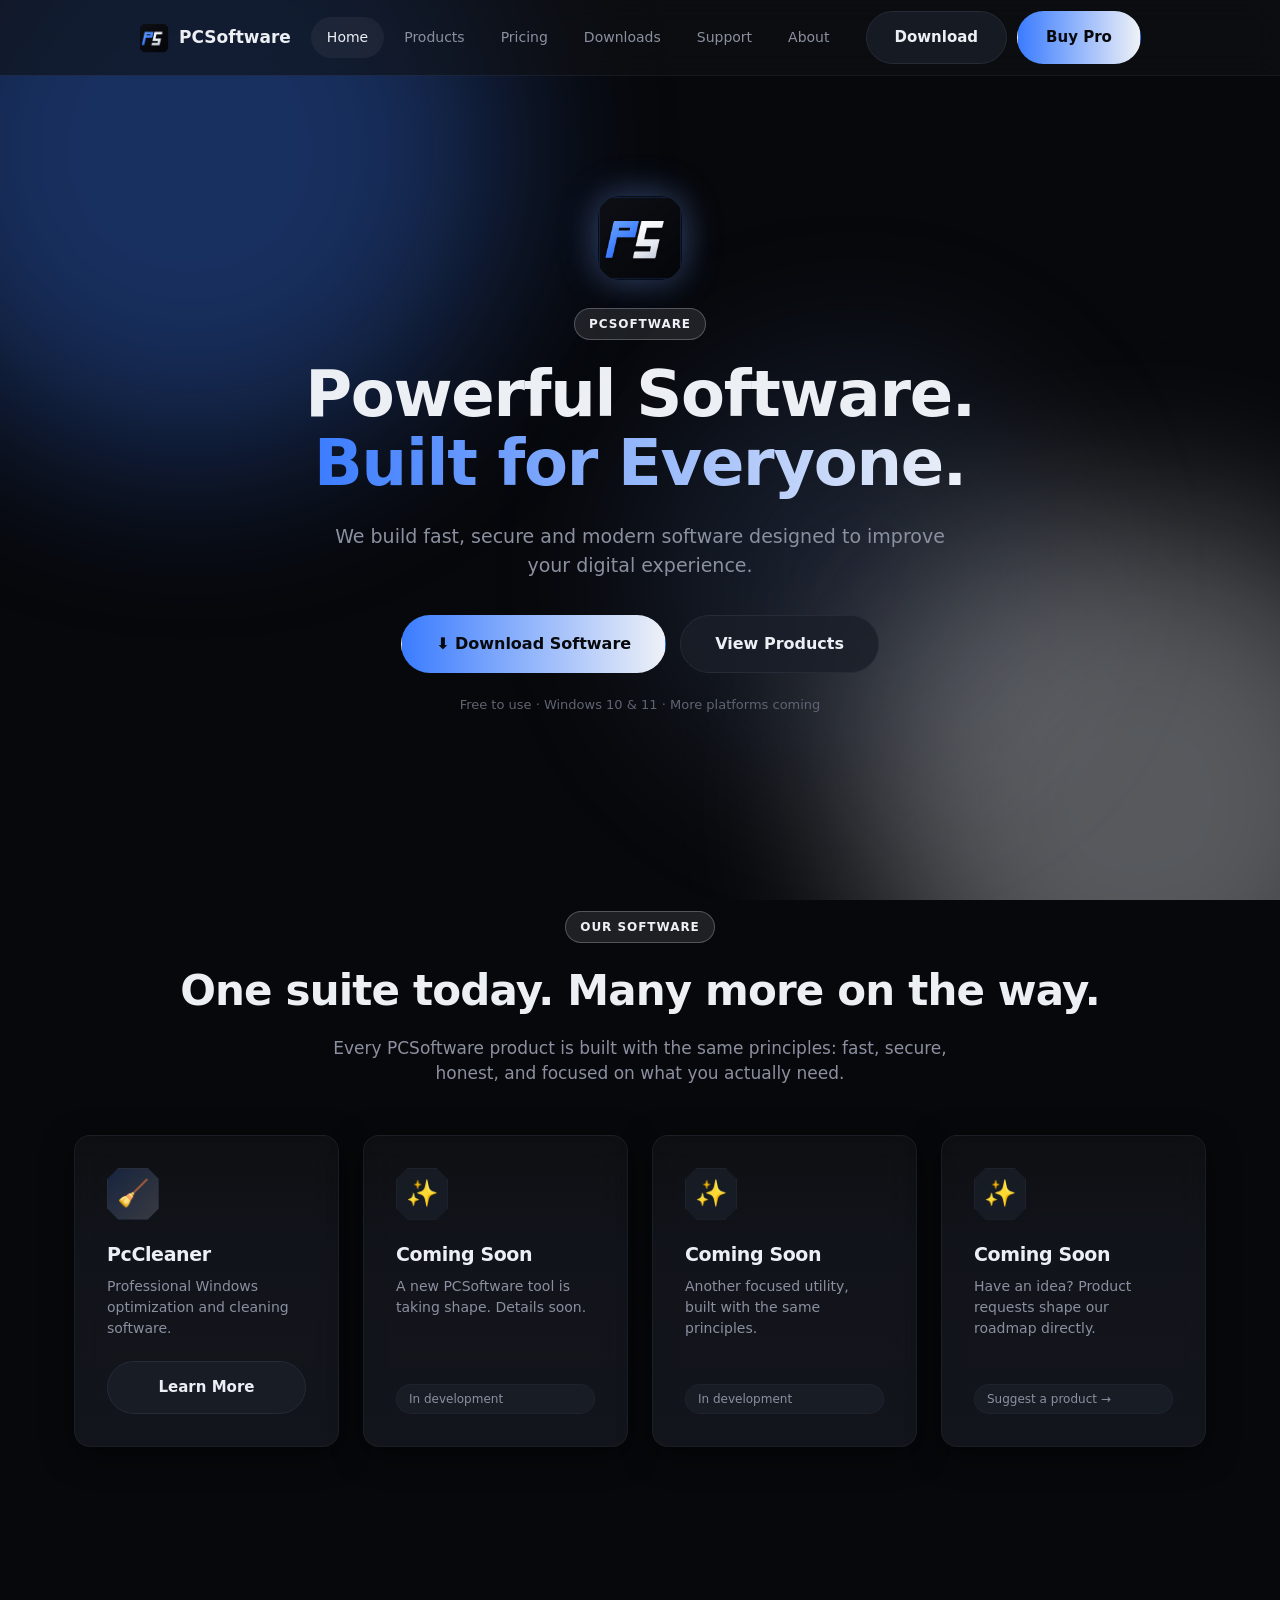
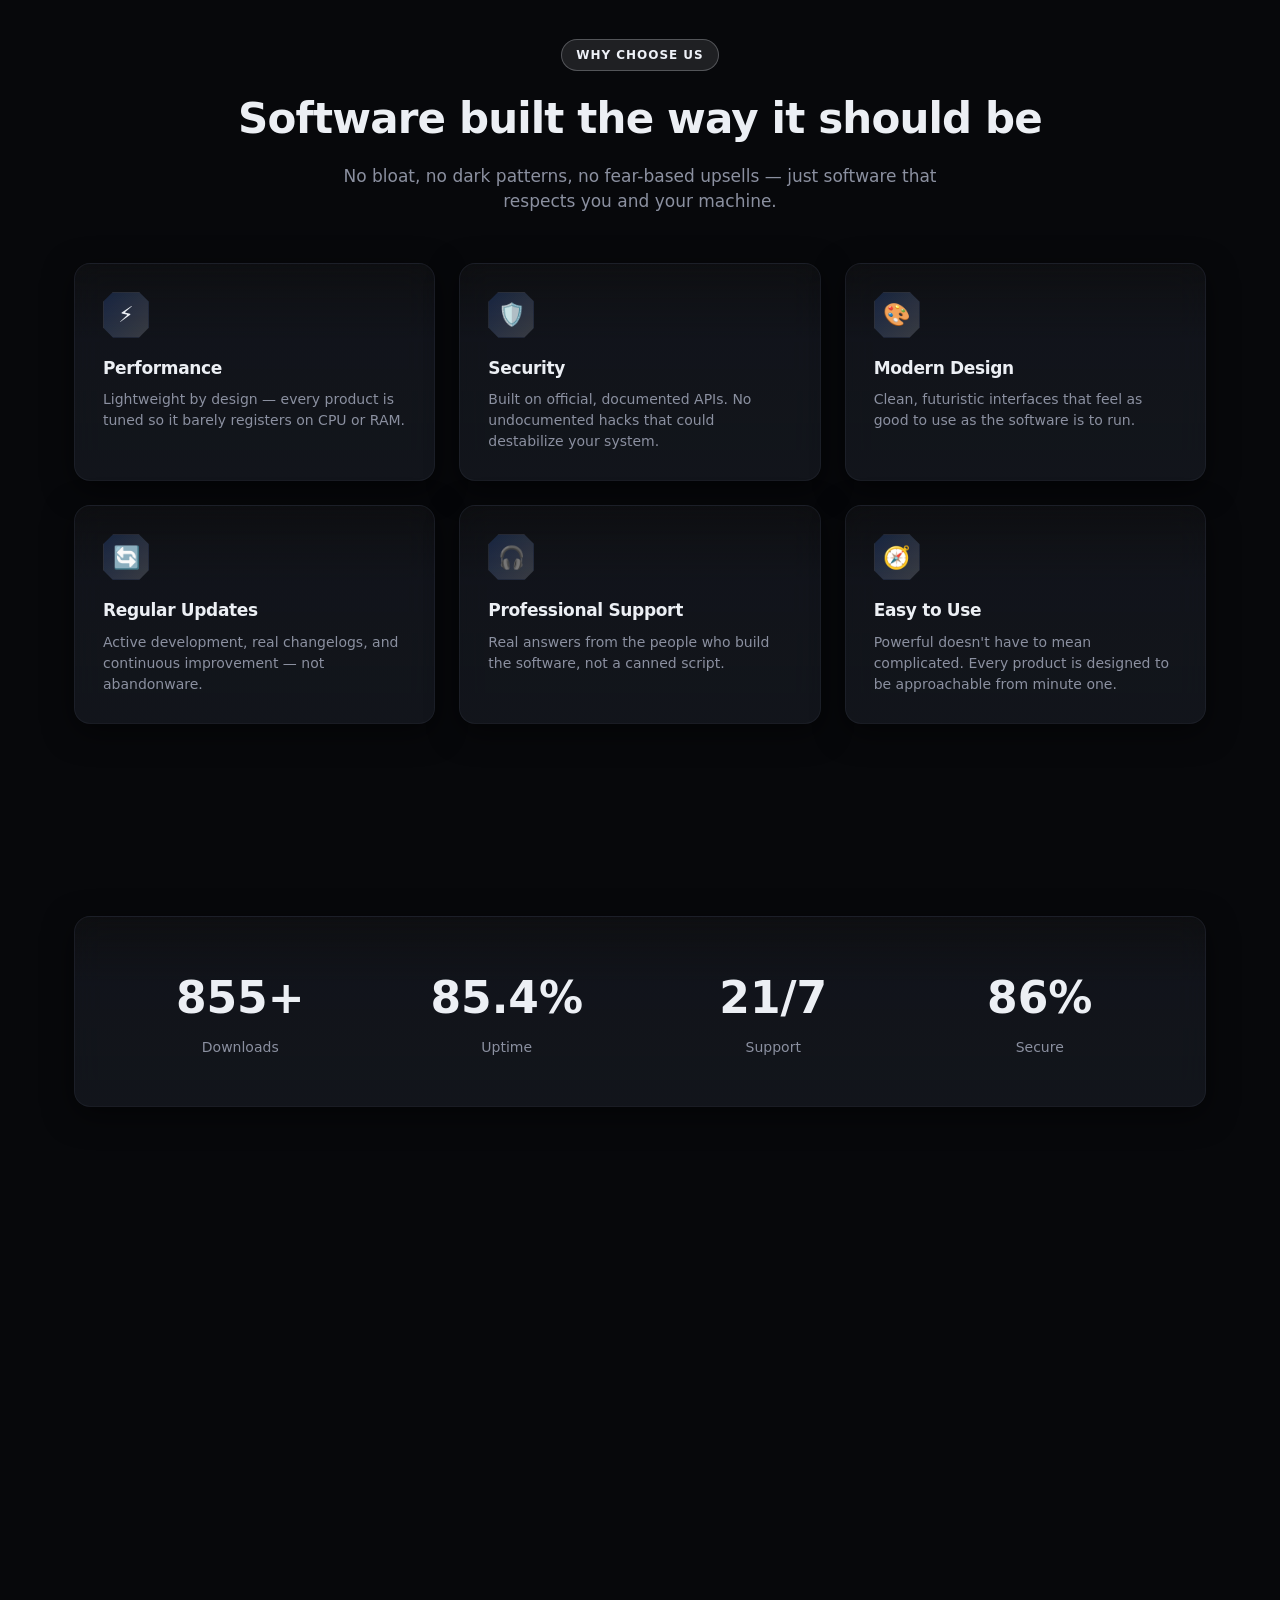
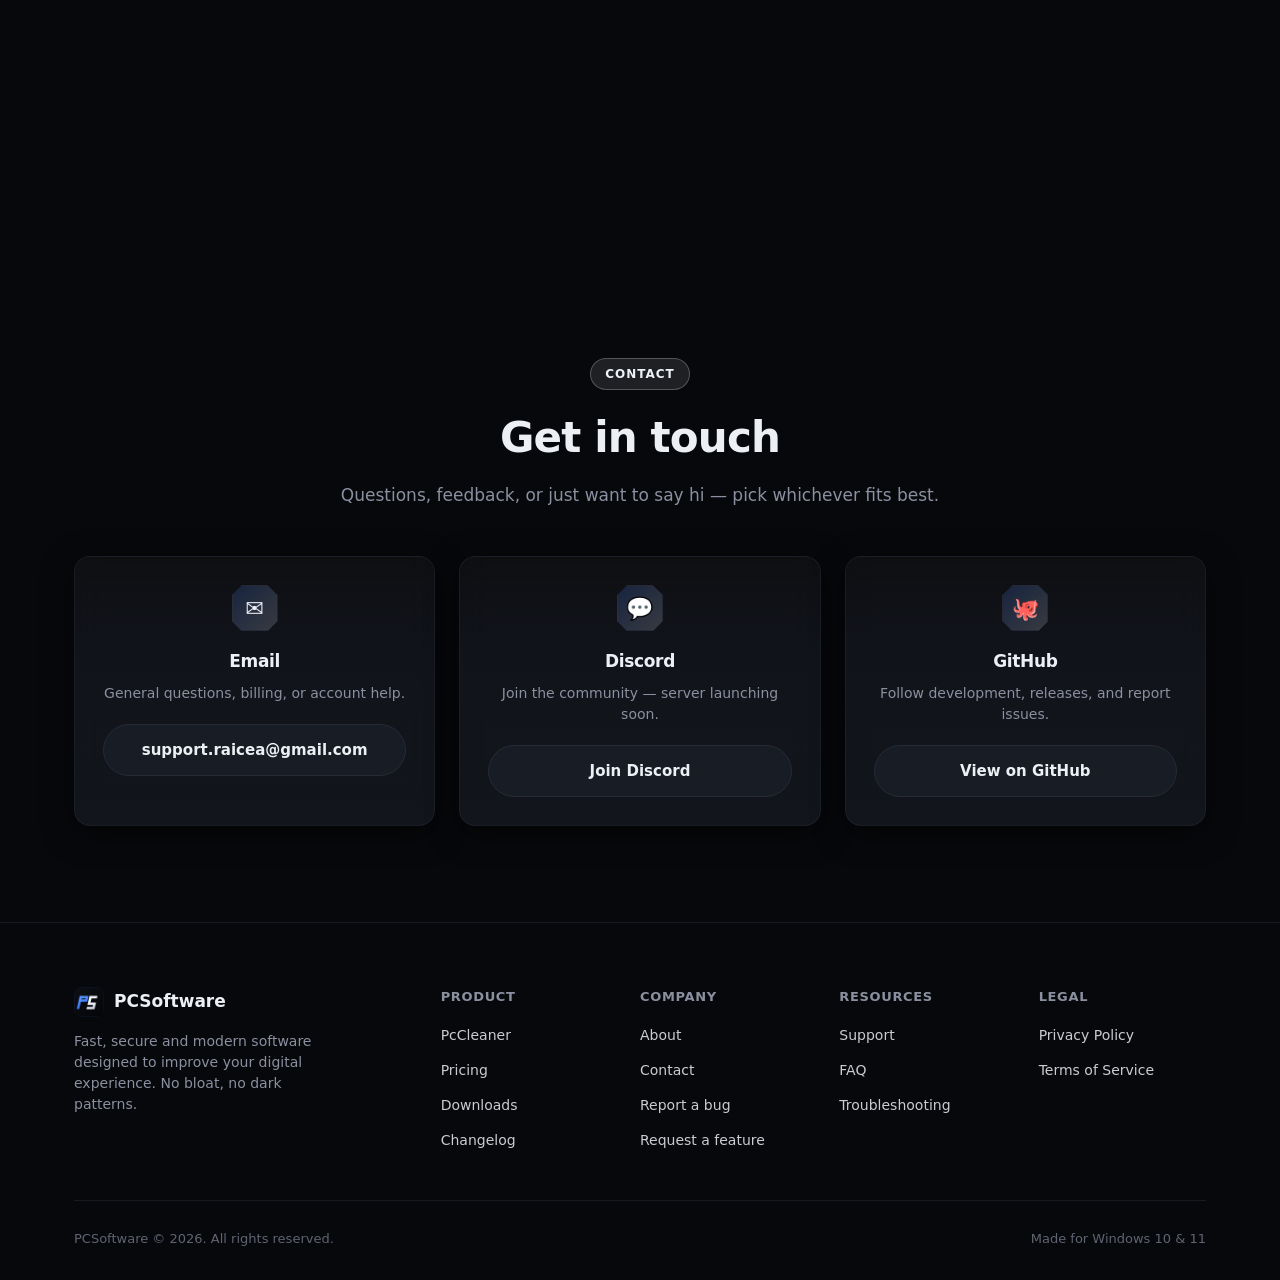
<file: index.html>
<!doctype html>
<html lang="en">
<head>
<meta charset="UTF-8">
<meta name="viewport" content="width=device-width, initial-scale=1">
<title>PCSoftware — Powerful Software, Built for Everyone</title>
<meta name="description" content="PCSoftware builds fast, secure and modern software designed to improve your digital experience — starting with PcCleaner, our Windows optimization suite.">
<link rel="icon" href="assets/img/favicon.ico" sizes="any">
<link rel="icon" type="image/svg+xml" href="assets/img/logo.svg">
<link rel="apple-touch-icon" href="assets/img/apple-touch-icon.png">
<meta property="og:type" content="website">
<meta property="og:site_name" content="PCSoftware">
<meta property="og:title" content="PCSoftware — Powerful Software, Built for Everyone">
<meta property="og:description" content="We build fast, secure and modern software designed to improve your digital experience.">
<meta property="og:image" content="https://raicea.github.io/raicea-software.io/assets/img/og-image.png">
<meta property="og:url" content="https://raicea.github.io/raicea-software.io/index.html">
<meta name="twitter:card" content="summary_large_image">
<meta name="twitter:title" content="PCSoftware — Powerful Software, Built for Everyone">
<meta name="twitter:description" content="We build fast, secure and modern software designed to improve your digital experience.">
<meta name="twitter:image" content="https://raicea.github.io/raicea-software.io/assets/img/og-image.png">
<link rel="stylesheet" href="assets/css/main.css">
</head>
<body>
<div class="bg-field"><div class="blob"></div></div>

<nav class="navbar">
  <div class="container">
    <a href="index.html" class="brand"><img src="assets/img/logo.png" alt="PCSoftware logo">PCSoftware</a>
    <div class="nav-links" id="navLinks">
      <a href="index.html" class="active">Home</a>
      <a href="products.html">Products</a>
      <a href="pricing.html">Pricing</a>
      <a href="downloads.html">Downloads</a>
      <a href="support.html">Support</a>
      <a href="about.html">About</a>
    </div>
    <div class="nav-actions">
      <a href="downloads.html" class="btn btn-secondary">Download</a>
      <a href="pricing.html" class="btn btn-primary">Buy Pro</a>
      <button class="nav-toggle" aria-label="Toggle menu" aria-expanded="false"><span></span><span></span><span></span></button>
    </div>
  </div>
</nav>

<main>

  <!-- ================= HERO ================= -->
  <section class="hero">
    <div class="hero-particles" aria-hidden="true">
      <i style="left:6%; width:6px; height:6px; animation-duration:14s; animation-delay:0s; --drift:24px;"></i>
      <i style="left:14%; width:4px; height:4px; animation-duration:11s; animation-delay:2s; --drift:-18px;"></i>
      <i style="left:23%; width:8px; height:8px; animation-duration:17s; animation-delay:1s; --drift:30px;"></i>
      <i style="left:33%; width:5px; height:5px; animation-duration:13s; animation-delay:4s; --drift:-24px;"></i>
      <i style="left:44%; width:3px; height:3px; animation-duration:10s; animation-delay:3s; --drift:16px;"></i>
      <i style="left:54%; width:7px; height:7px; animation-duration:16s; animation-delay:0.5s; --drift:-28px;"></i>
      <i style="left:63%; width:5px; height:5px; animation-duration:12s; animation-delay:5s; --drift:22px;"></i>
      <i style="left:71%; width:4px; height:4px; animation-duration:15s; animation-delay:2.5s; --drift:-16px;"></i>
      <i style="left:80%; width:6px; height:6px; animation-duration:18s; animation-delay:1.5s; --drift:26px;"></i>
      <i style="left:88%; width:4px; height:4px; animation-duration:11s; animation-delay:6s; --drift:-20px;"></i>
      <i style="left:94%; width:8px; height:8px; animation-duration:19s; animation-delay:3.5s; --drift:18px;"></i>
      <i style="left:38%; width:5px; height:5px; animation-duration:14s; animation-delay:7s; --drift:-22px;"></i>
      <i style="left:67%; width:3px; height:3px; animation-duration:9s; animation-delay:8s; --drift:14px;"></i>
    </div>
    <div class="container" style="display:flex;flex-direction:column;align-items:center;">
      <img src="assets/img/logo.png" alt="PCSoftware logo" class="logo-badge reveal in-view">
      <span class="eyebrow reveal in-view">PCSoftware</span>
      <h1 class="reveal in-view" style="margin-top:20px;">Powerful Software.<br><span class="gradient-text">Built for Everyone.</span></h1>
      <p class="lead reveal in-view">We build fast, secure and modern software designed to improve your digital experience.</p>
      <div class="hero-actions reveal in-view">
        <a href="#" class="btn btn-primary btn-lg" data-download>⬇ Download Software</a>
        <a href="#products" class="btn btn-secondary btn-lg">View Products</a>
      </div>
      <div class="hero-meta reveal in-view">Free to use · Windows 10 &amp; 11 · More platforms coming</div>
    </div>
  </section>

  <!-- ================= PRODUCTS ================= -->
  <section id="products">
    <div class="container">
      <div class="section-head center reveal">
        <span class="eyebrow">Our Software</span>
        <h2 class="section-title" style="margin-top:16px;">One suite today. Many more on the way.</h2>
        <p class="section-sub">Every PCSoftware product is built with the same principles: fast, secure, honest, and focused on what you actually need.</p>
      </div>
      <div class="grid cols-4 reveal-stagger">

        <a href="product-pccleaner.html" class="glass-card hoverable product-card reveal" style="--i:0;">
          <div class="icon">🧹</div>
          <h3>PcCleaner</h3>
          <p>Professional Windows optimization and cleaning software.</p>
          <span class="btn btn-secondary btn-block">Learn More</span>
        </a>

        <div class="glass-card product-card coming-soon reveal" style="--i:1;">
          <div class="icon">✨</div>
          <h3>Coming Soon</h3>
          <p>A new PCSoftware tool is taking shape. Details soon.</p>
          <span class="badge-pill">In development</span>
        </div>

        <div class="glass-card product-card coming-soon reveal" style="--i:2;">
          <div class="icon">✨</div>
          <h3>Coming Soon</h3>
          <p>Another focused utility, built with the same principles.</p>
          <span class="badge-pill">In development</span>
        </div>

        <div class="glass-card product-card coming-soon reveal" style="--i:3;">
          <div class="icon">✨</div>
          <h3>Coming Soon</h3>
          <p>Have an idea? Product requests shape our roadmap directly.</p>
          <a href="#" data-feature-request class="badge-pill" style="text-decoration:none;">Suggest a product →</a>
        </div>

      </div>
    </div>
  </section>

  <!-- ================= WHY CHOOSE US ================= -->
  <section id="why">
    <div class="container">
      <div class="section-head center reveal">
        <span class="eyebrow">Why Choose Us</span>
        <h2 class="section-title" style="margin-top:16px;">Software built the way it should be</h2>
        <p class="section-sub">No bloat, no dark patterns, no fear-based upsells — just software that respects you and your machine.</p>
      </div>
      <div class="grid cols-3 reveal-stagger">
        <div class="glass-card hoverable feature-card reveal" style="--i:0"><div class="icon">⚡</div><h3>Performance</h3><p>Lightweight by design — every product is tuned so it barely registers on CPU or RAM.</p></div>
        <div class="glass-card hoverable feature-card reveal" style="--i:1"><div class="icon">🛡️</div><h3>Security</h3><p>Built on official, documented APIs. No undocumented hacks that could destabilize your system.</p></div>
        <div class="glass-card hoverable feature-card reveal" style="--i:2"><div class="icon">🎨</div><h3>Modern Design</h3><p>Clean, futuristic interfaces that feel as good to use as the software is to run.</p></div>
        <div class="glass-card hoverable feature-card reveal" style="--i:3"><div class="icon">🔄</div><h3>Regular Updates</h3><p>Active development, real changelogs, and continuous improvement — not abandonware.</p></div>
        <div class="glass-card hoverable feature-card reveal" style="--i:4"><div class="icon">🎧</div><h3>Professional Support</h3><p>Real answers from the people who build the software, not a canned script.</p></div>
        <div class="glass-card hoverable feature-card reveal" style="--i:5"><div class="icon">🧭</div><h3>Easy to Use</h3><p>Powerful doesn't have to mean complicated. Every product is designed to be approachable from minute one.</p></div>
      </div>
    </div>
  </section>

  <!-- ================= STATISTICS ================= -->
  <section id="stats">
    <div class="container">
      <div class="glass-card reveal" style="padding:48px;">
        <div class="stats-strip">
          <div class="stat"><div class="num" data-count="1000" data-suffix="+">0</div><div class="label">Downloads</div></div>
          <div class="stat"><div class="num" data-count="99.9" data-suffix="%">0</div><div class="label">Uptime</div></div>
          <div class="stat"><div class="num" data-count="24" data-suffix="/7">0</div><div class="label">Support</div></div>
          <div class="stat"><div class="num" data-count="100" data-suffix="%">0</div><div class="label">Secure</div></div>
        </div>
      </div>
    </div>
  </section>

  <!-- ================= ABOUT ================= -->
  <section id="about">
    <div class="container two-col">
      <div class="reveal">
        <span class="eyebrow">About PCSoftware</span>
        <h2 class="section-title" style="margin-top:16px;">Building software for the long run</h2>
        <p class="section-sub" style="margin-bottom:20px;">PCSoftware develops high-quality software for Windows — and, over time, for the platforms our users actually work on. Every product ships with the same standards: real functionality, honest communication, and respect for your system and your time.</p>
        <p class="section-sub">PcCleaner is our first product, not our last. We're building a lineup, one focused tool at a time — each held to the same bar for performance, security, and design.</p>
        <div class="hero-actions" style="justify-content:flex-start;margin-top:28px;">
          <a href="about.html" class="btn btn-secondary">Learn More About Us</a>
        </div>
      </div>
      <div class="reveal">
        <div class="glass-card" style="padding:36px;">
          <div style="display:flex;flex-direction:column;gap:22px;">
            <div style="display:flex;gap:14px;"><span style="font-size:22px;">🎯</span><div><strong>Honesty first</strong><p style="color:var(--muted);font-size:14px;margin-top:4px;">No fabricated problems, no dark patterns, ever.</p></div></div>
            <div style="display:flex;gap:14px;"><span style="font-size:22px;">🛡️</span><div><strong>Safety by default</strong><p style="color:var(--muted);font-size:14px;margin-top:4px;">Every risky change is reversible before it happens.</p></div></div>
            <div style="display:flex;gap:14px;"><span style="font-size:22px;">🧩</span><div><strong>Built to grow</strong><p style="color:var(--muted);font-size:14px;margin-top:4px;">One product today, a full lineup by design.</p></div></div>
          </div>
        </div>
      </div>
    </div>
  </section>

  <!-- ================= CONTACT ================= -->
  <section id="contact">
    <div class="container">
      <div class="section-head center reveal">
        <span class="eyebrow">Contact</span>
        <h2 class="section-title" style="margin-top:16px;">Get in touch</h2>
        <p class="section-sub">Questions, feedback, or just want to say hi — pick whichever fits best.</p>
      </div>
      <div class="grid cols-3 reveal-stagger">
        <div class="glass-card hoverable feature-card reveal" style="--i:0;text-align:center;">
          <div class="icon" style="margin:0 auto 18px;">✉️</div>
          <h3>Email</h3>
          <p style="margin-bottom:20px;">General questions, billing, or account help.</p>
          <a href="#" data-support-email="text" class="btn btn-secondary btn-block">support.raicea@gmail.com</a>
        </div>
        <div class="glass-card hoverable feature-card reveal" style="--i:1;text-align:center;">
          <div class="icon" style="margin:0 auto 18px;">💬</div>
          <h3>Discord</h3>
          <p style="margin-bottom:20px;">Join the community — server launching soon.</p>
          <a href="#" data-discord class="btn btn-secondary btn-block">Join Discord</a>
        </div>
        <div class="glass-card hoverable feature-card reveal" style="--i:2;text-align:center;">
          <div class="icon" style="margin:0 auto 18px;">🐙</div>
          <h3>GitHub</h3>
          <p style="margin-bottom:20px;">Follow development, releases, and report issues.</p>
          <a href="#" data-github class="btn btn-secondary btn-block">View on GitHub</a>
        </div>
      </div>
    </div>
  </section>

</main>

<footer class="site-footer">
  <div class="container">
    <div class="footer-grid">
      <div class="footer-brand">
        <a href="index.html" class="brand"><img src="assets/img/logo.png" alt="PCSoftware logo">PCSoftware</a>
        <p>Fast, secure and modern software designed to improve your digital experience. No bloat, no dark patterns.</p>
      </div>
      <div class="footer-col">
        <h4>Product</h4>
        <ul>
          <li><a href="product-pccleaner.html">PcCleaner</a></li>
          <li><a href="pricing.html">Pricing</a></li>
          <li><a href="downloads.html">Downloads</a></li>
          <li><a href="downloads.html#release-notes">Changelog</a></li>
        </ul>
      </div>
      <div class="footer-col">
        <h4>Company</h4>
        <ul>
          <li><a href="about.html">About</a></li>
          <li><a href="support.html#contact">Contact</a></li>
          <li><a href="#" data-bug-report>Report a bug</a></li>
          <li><a href="#" data-feature-request>Request a feature</a></li>
        </ul>
      </div>
      <div class="footer-col">
        <h4>Resources</h4>
        <ul>
          <li><a href="support.html">Support</a></li>
          <li><a href="support.html#faq">FAQ</a></li>
          <li><a href="support.html#troubleshooting">Troubleshooting</a></li>
        </ul>
      </div>
      <div class="footer-col">
        <h4>Legal</h4>
        <ul>
          <li><a href="#">Privacy Policy</a></li>
          <li><a href="#">Terms of Service</a></li>
        </ul>
      </div>
    </div>
    <div class="footer-bottom">
      <span>PCSoftware © <span data-year></span>. All rights reserved.</span>
      <span>Made for Windows 10 &amp; 11</span>
    </div>
  </div>
</footer>

<script src="assets/js/config.js"></script>
<script src="assets/js/main.js"></script>
</body>
</html>
</file>
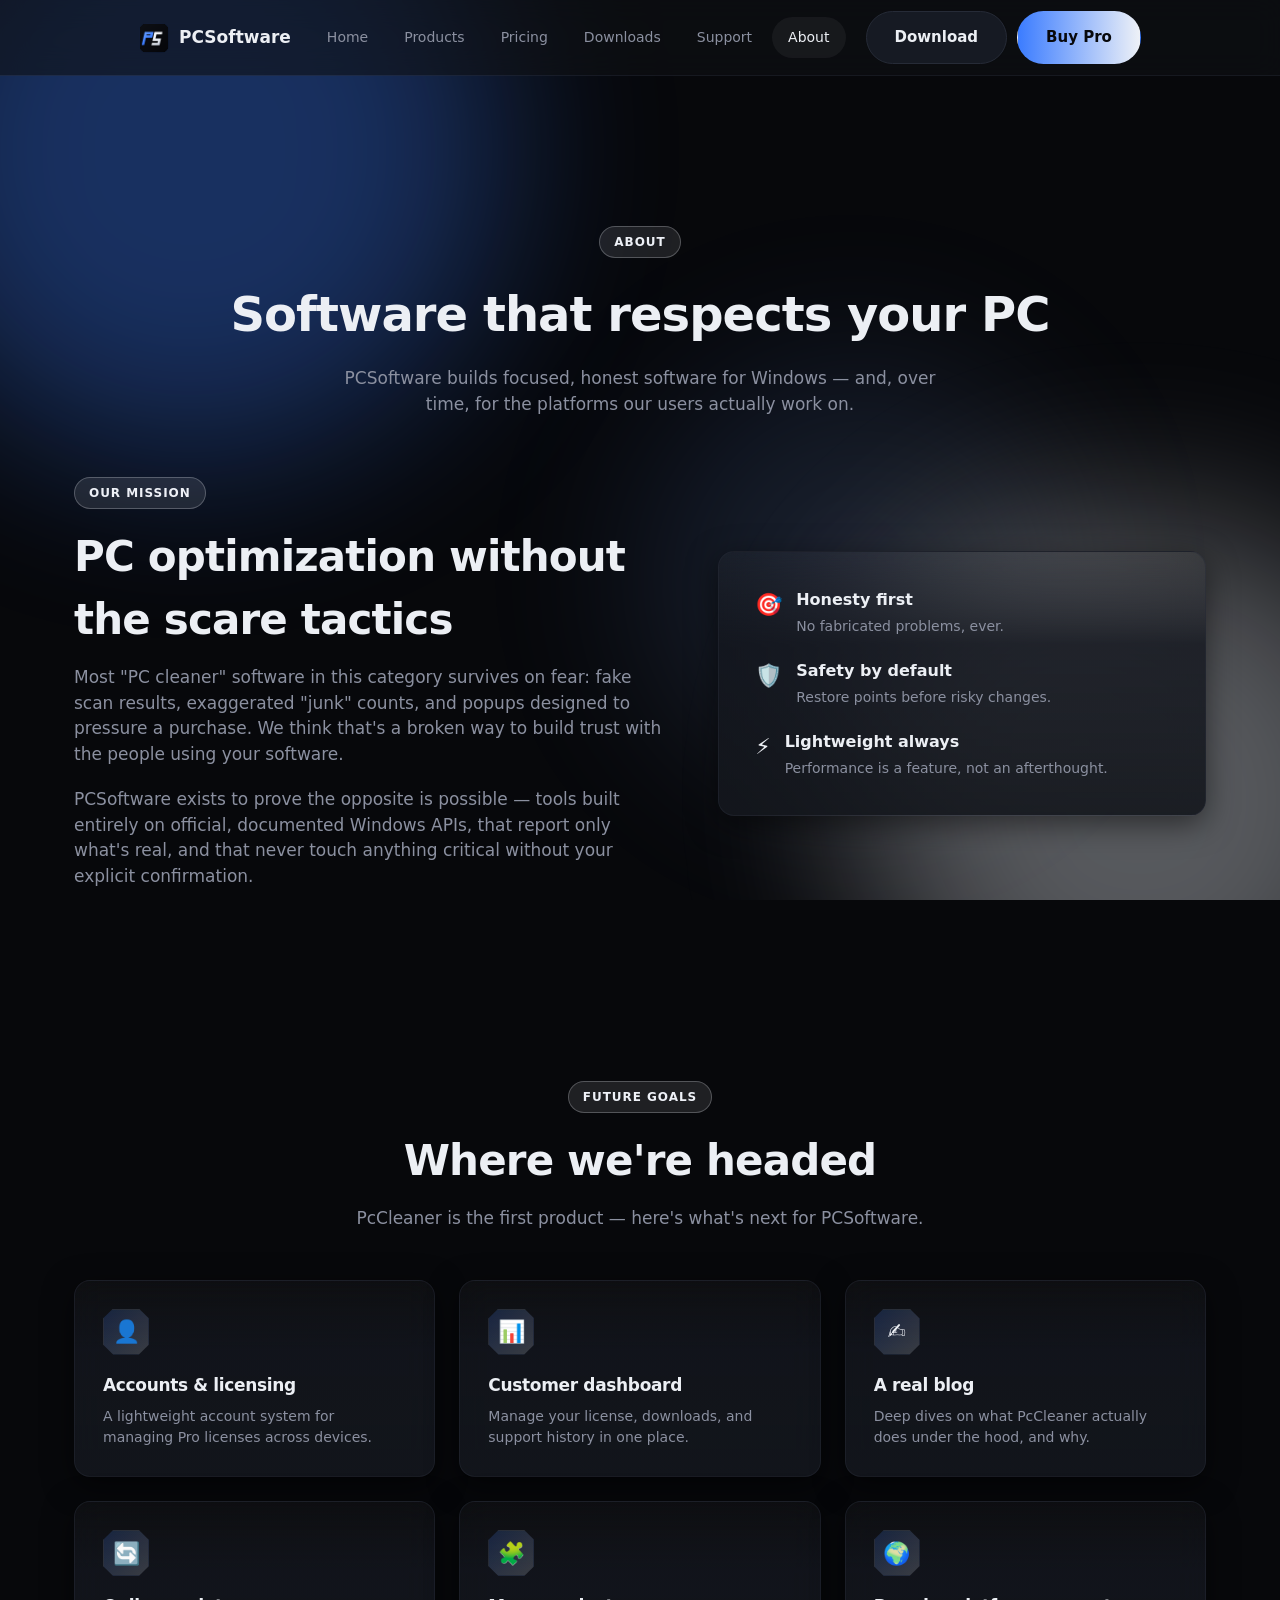
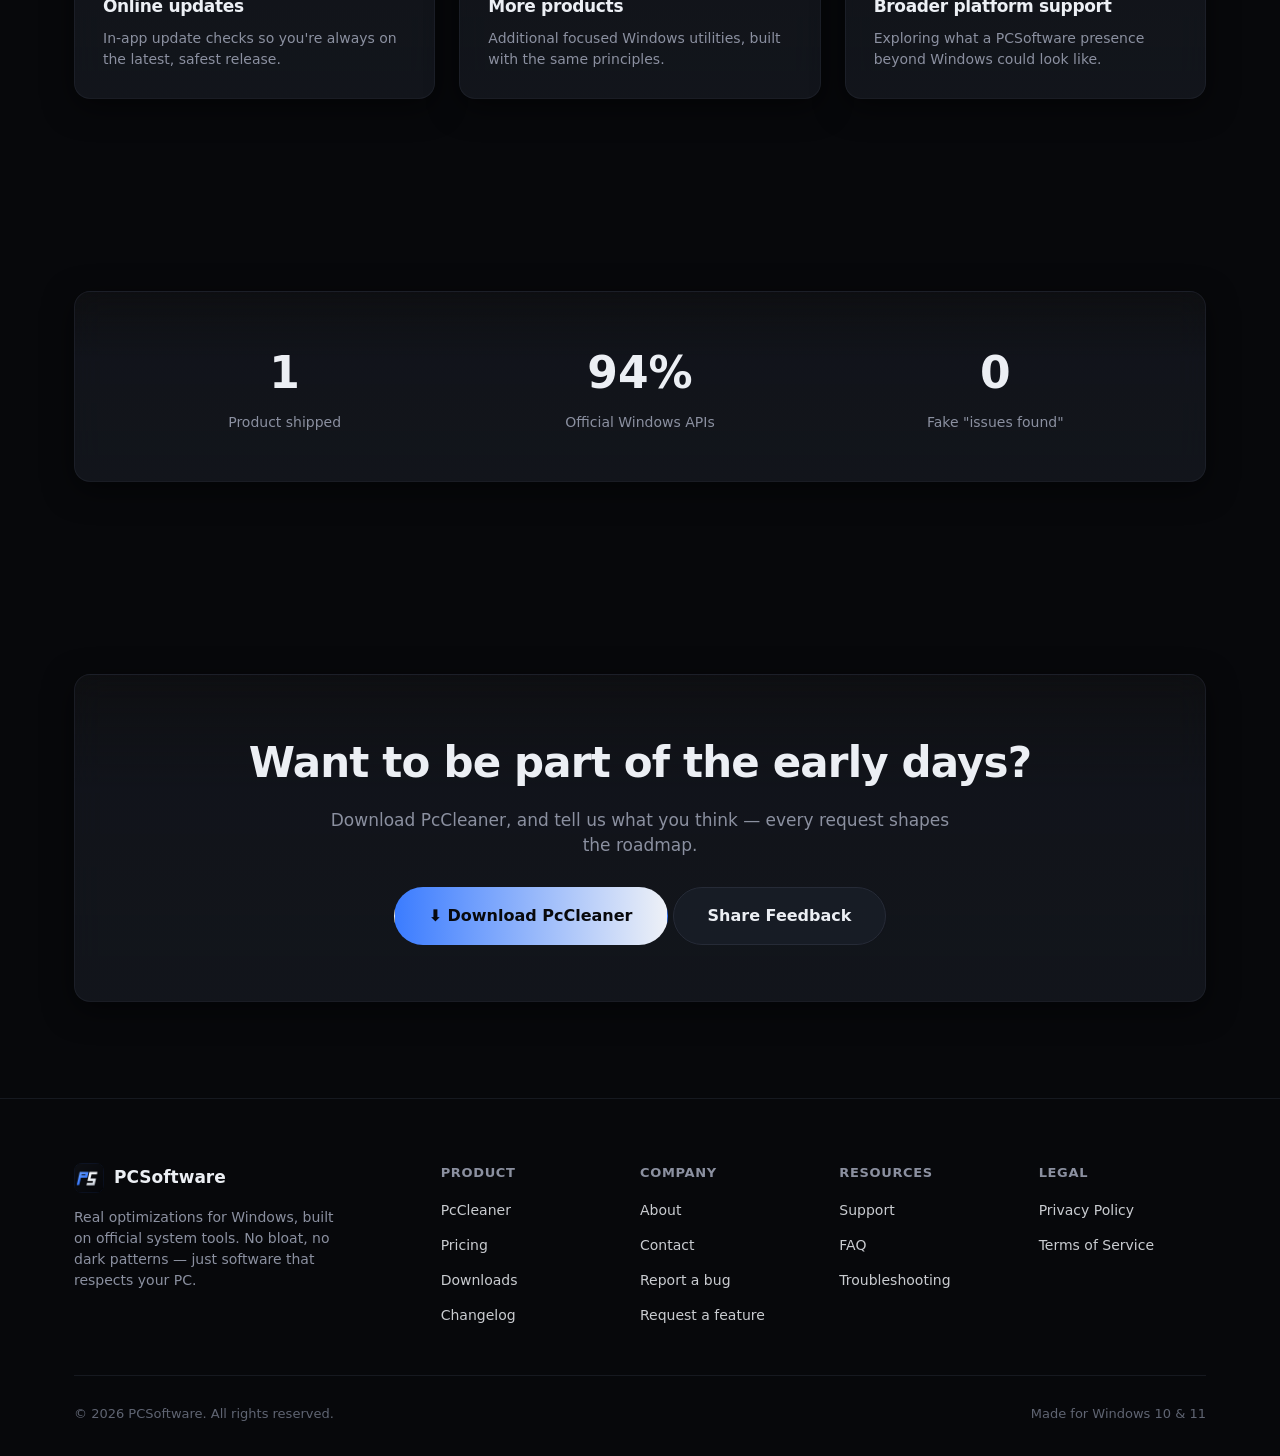
<file: about.html>
<!doctype html>
<html lang="en">
<head>
<meta charset="UTF-8">
<meta name="viewport" content="width=device-width, initial-scale=1">
<title>About — PCSoftware</title>
<meta name="description" content="About PCSoftware: our mission, our approach to building PcCleaner, and where we're headed next.">
<link rel="icon" href="assets/img/favicon.ico" sizes="any">
<link rel="icon" type="image/svg+xml" href="assets/img/logo.svg">
<link rel="apple-touch-icon" href="assets/img/apple-touch-icon.png">
<meta property="og:type" content="website">
<meta property="og:site_name" content="PCSoftware">
<meta property="og:title" content="About — PCSoftware">
<meta property="og:description" content="About PCSoftware: our mission, our approach to building software, and where we're headed next.">
<meta property="og:image" content="https://raicea.github.io/raicea-software.io/assets/img/og-image.png">
<meta property="og:url" content="https://raicea.github.io/raicea-software.io/about.html">
<meta name="twitter:card" content="summary_large_image">
<meta name="twitter:title" content="About — PCSoftware">
<meta name="twitter:description" content="About PCSoftware: our mission, our approach to building software, and where we're headed next.">
<meta name="twitter:image" content="https://raicea.github.io/raicea-software.io/assets/img/og-image.png">
<link rel="stylesheet" href="assets/css/main.css">
</head>
<body>
<div class="bg-field"><div class="blob"></div></div>

<nav class="navbar">
  <div class="container">
    <a href="index.html" class="brand"><img src="assets/img/logo.png" alt="PCSoftware logo">PCSoftware</a>
    <div class="nav-links" id="navLinks">
      <a href="index.html">Home</a>
      <a href="products.html">Products</a>
      <a href="pricing.html">Pricing</a>
      <a href="downloads.html">Downloads</a>
      <a href="support.html">Support</a>
      <a href="about.html">About</a>
    </div>
    <div class="nav-actions">
      <a href="downloads.html" class="btn btn-secondary">Download</a>
      <a href="pricing.html" class="btn btn-primary">Buy Pro</a>
      <button class="nav-toggle" aria-label="Toggle menu" aria-expanded="false"><span></span><span></span><span></span></button>
    </div>
  </div>
</nav>

<main>
  <div class="page-header">
    <div class="container">
      <span class="eyebrow reveal in-view">About</span>
      <h1 class="reveal in-view">Software that respects your PC</h1>
      <p class="reveal in-view">PCSoftware builds focused, honest software for Windows — and, over time, for the platforms our users actually work on.</p>
    </div>
  </div>

  <!-- ================= MISSION ================= -->
  <section style="padding-top:0;">
    <div class="container two-col">
      <div class="reveal">
        <span class="eyebrow">Our mission</span>
        <h2 class="section-title" style="margin-top:16px;">PC optimization without the scare tactics</h2>
        <p class="section-sub" style="margin-bottom:20px;">Most "PC cleaner" software in this category survives on fear: fake scan results, exaggerated "junk" counts, and popups designed to pressure a purchase. We think that's a broken way to build trust with the people using your software.</p>
        <p class="section-sub">PCSoftware exists to prove the opposite is possible — tools built entirely on official, documented Windows APIs, that report only what's real, and that never touch anything critical without your explicit confirmation.</p>
      </div>
      <div class="reveal">
        <div class="glass-card" style="padding:36px;">
          <div style="display:flex;flex-direction:column;gap:22px;">
            <div style="display:flex;gap:14px;"><span style="font-size:22px;">🎯</span><div><strong>Honesty first</strong><p style="color:var(--muted);font-size:14px;margin-top:4px;">No fabricated problems, ever.</p></div></div>
            <div style="display:flex;gap:14px;"><span style="font-size:22px;">🛡️</span><div><strong>Safety by default</strong><p style="color:var(--muted);font-size:14px;margin-top:4px;">Restore points before risky changes.</p></div></div>
            <div style="display:flex;gap:14px;"><span style="font-size:22px;">⚡</span><div><strong>Lightweight always</strong><p style="color:var(--muted);font-size:14px;margin-top:4px;">Performance is a feature, not an afterthought.</p></div></div>
          </div>
        </div>
      </div>
    </div>
  </section>

  <!-- ================= FUTURE GOALS ================= -->
  <section>
    <div class="container">
      <div class="section-head center reveal">
        <span class="eyebrow">Future goals</span>
        <h2 class="section-title" style="margin-top:16px;">Where we're headed</h2>
        <p class="section-sub">PcCleaner is the first product — here's what's next for PCSoftware.</p>
      </div>
      <div class="grid cols-3 reveal-stagger">
        <div class="glass-card hoverable feature-card reveal" style="--i:0"><div class="icon">👤</div><h3>Accounts &amp; licensing</h3><p>A lightweight account system for managing Pro licenses across devices.</p></div>
        <div class="glass-card hoverable feature-card reveal" style="--i:1"><div class="icon">📊</div><h3>Customer dashboard</h3><p>Manage your license, downloads, and support history in one place.</p></div>
        <div class="glass-card hoverable feature-card reveal" style="--i:2"><div class="icon">✍️</div><h3>A real blog</h3><p>Deep dives on what PcCleaner actually does under the hood, and why.</p></div>
        <div class="glass-card hoverable feature-card reveal" style="--i:3"><div class="icon">🔄</div><h3>Online updates</h3><p>In-app update checks so you're always on the latest, safest release.</p></div>
        <div class="glass-card hoverable feature-card reveal" style="--i:4"><div class="icon">🧩</div><h3>More products</h3><p>Additional focused Windows utilities, built with the same principles.</p></div>
        <div class="glass-card hoverable feature-card reveal" style="--i:5"><div class="icon">🌍</div><h3>Broader platform support</h3><p>Exploring what a PCSoftware presence beyond Windows could look like.</p></div>
      </div>
    </div>
  </section>

  <!-- ================= STATS ================= -->
  <section>
    <div class="container">
      <div class="glass-card reveal" style="padding:48px;">
        <div class="stats-strip">
          <div class="stat"><div class="num" data-count="1">0</div><div class="label">Product shipped</div></div>
          <div class="stat"><div class="num" data-count="100" data-suffix="%">0</div><div class="label">Official Windows APIs</div></div>
          <div class="stat"><div class="num" data-count="0">0</div><div class="label">Fake "issues found"</div></div>
        </div>
      </div>
    </div>
  </section>

  <!-- ================= CTA ================= -->
  <section>
    <div class="container">
      <div class="glass-card reveal text-center" style="padding:56px 32px;">
        <h2 class="section-title">Want to be part of the early days?</h2>
        <p class="section-sub" style="margin:0 auto 28px;">Download PcCleaner, and tell us what you think — every request shapes the roadmap.</p>
        <div class="hero-actions" style="justify-content:center;">
          <a href="#" class="btn btn-primary btn-lg" data-download>⬇ Download PcCleaner</a>
          <a href="#" data-feature-request class="btn btn-secondary btn-lg">Share Feedback</a>
        </div>
      </div>
    </div>
  </section>

</main>

<footer class="site-footer">
  <div class="container">
    <div class="footer-grid">
      <div class="footer-brand">
        <a href="index.html" class="brand"><img src="assets/img/logo.png" alt="PCSoftware logo">PCSoftware</a>
        <p>Real optimizations for Windows, built on official system tools. No bloat, no dark patterns — just software that respects your PC.</p>
      </div>
      <div class="footer-col">
        <h4>Product</h4>
        <ul>
          <li><a href="product-pccleaner.html">PcCleaner</a></li>
          <li><a href="pricing.html">Pricing</a></li>
          <li><a href="downloads.html">Downloads</a></li>
          <li><a href="downloads.html#release-notes">Changelog</a></li>
        </ul>
      </div>
      <div class="footer-col">
        <h4>Company</h4>
        <ul>
          <li><a href="about.html">About</a></li>
          <li><a href="support.html#contact">Contact</a></li>
          <li><a href="#" data-bug-report>Report a bug</a></li>
          <li><a href="#" data-feature-request>Request a feature</a></li>
        </ul>
      </div>
      <div class="footer-col">
        <h4>Resources</h4>
        <ul>
          <li><a href="support.html">Support</a></li>
          <li><a href="support.html#faq">FAQ</a></li>
          <li><a href="support.html#troubleshooting">Troubleshooting</a></li>
        </ul>
      </div>
      <div class="footer-col">
        <h4>Legal</h4>
        <ul>
          <li><a href="#">Privacy Policy</a></li>
          <li><a href="#">Terms of Service</a></li>
        </ul>
      </div>
    </div>
    <div class="footer-bottom">
      <span>© <span data-year></span> PCSoftware. All rights reserved.</span>
      <span>Made for Windows 10 &amp; 11</span>
    </div>
  </div>
</footer>

<script src="assets/js/config.js"></script>
<script src="assets/js/main.js"></script>
</body>
</html>
</file>
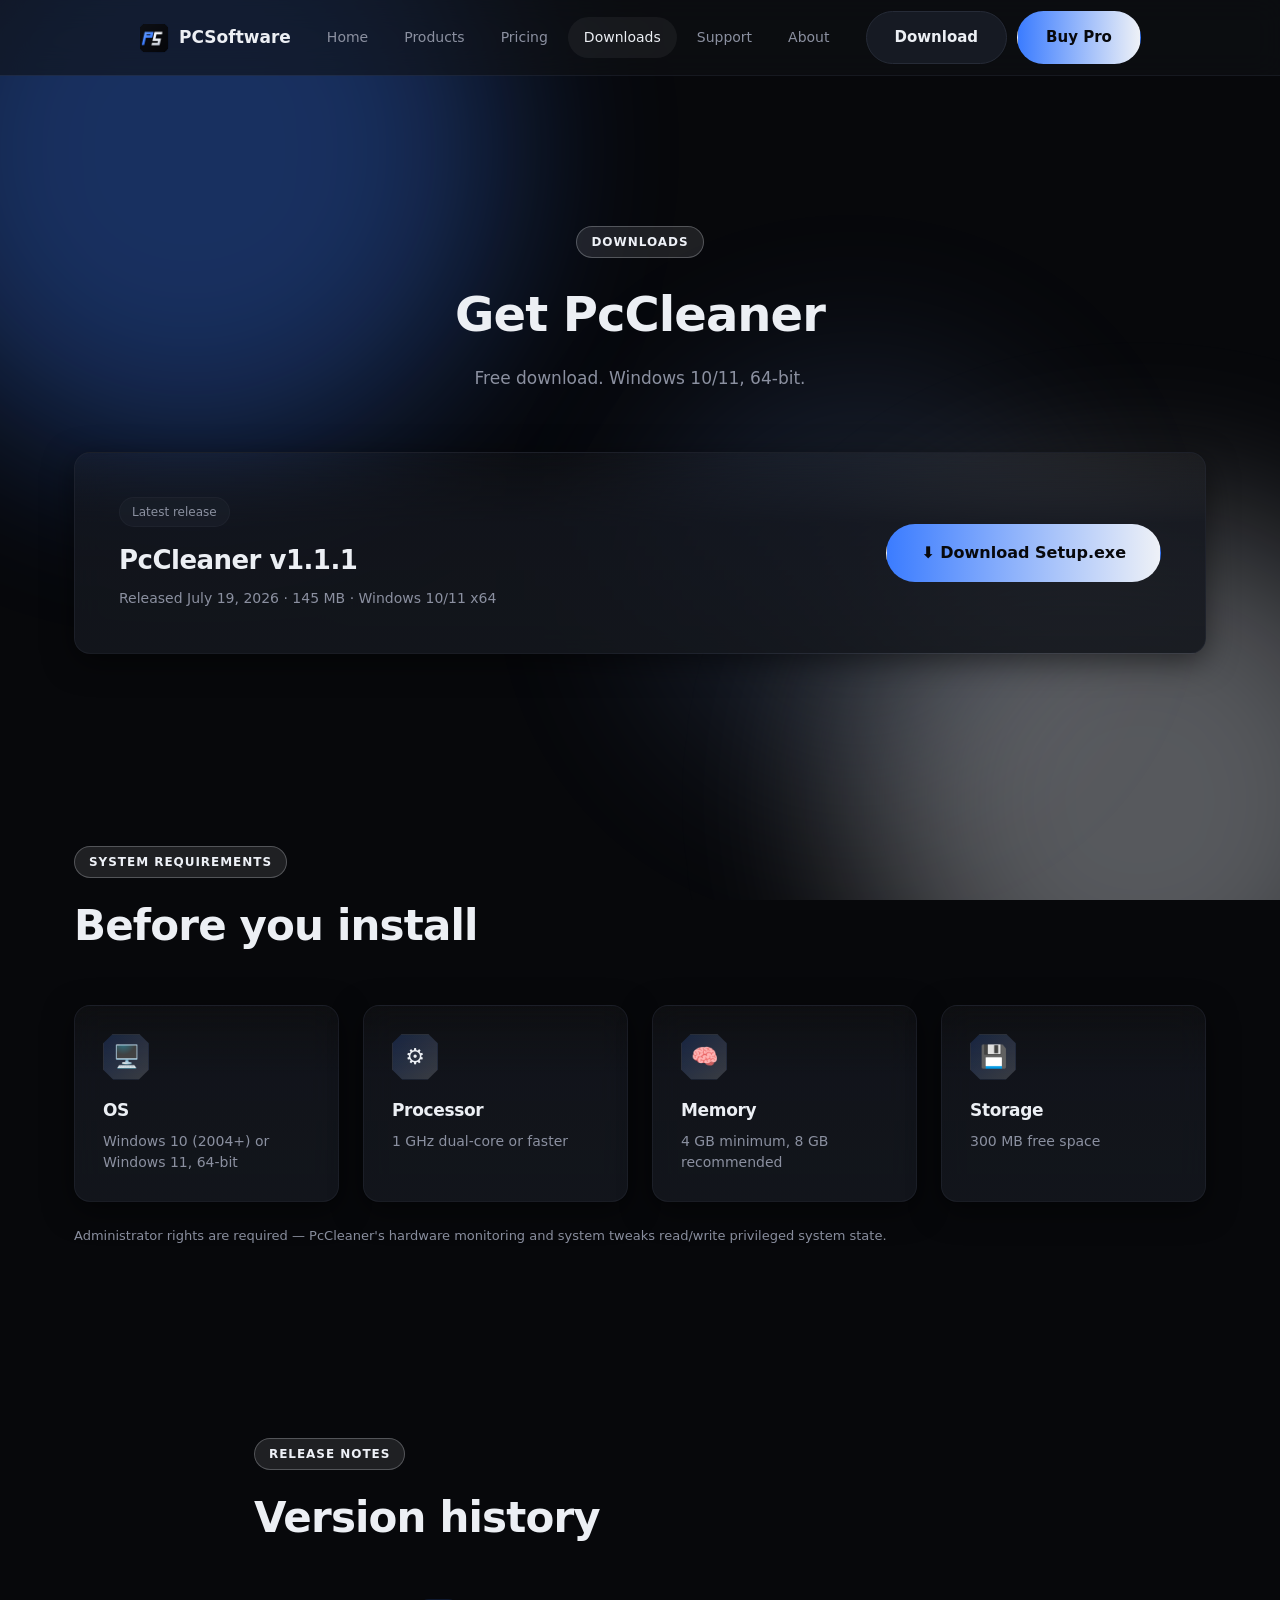
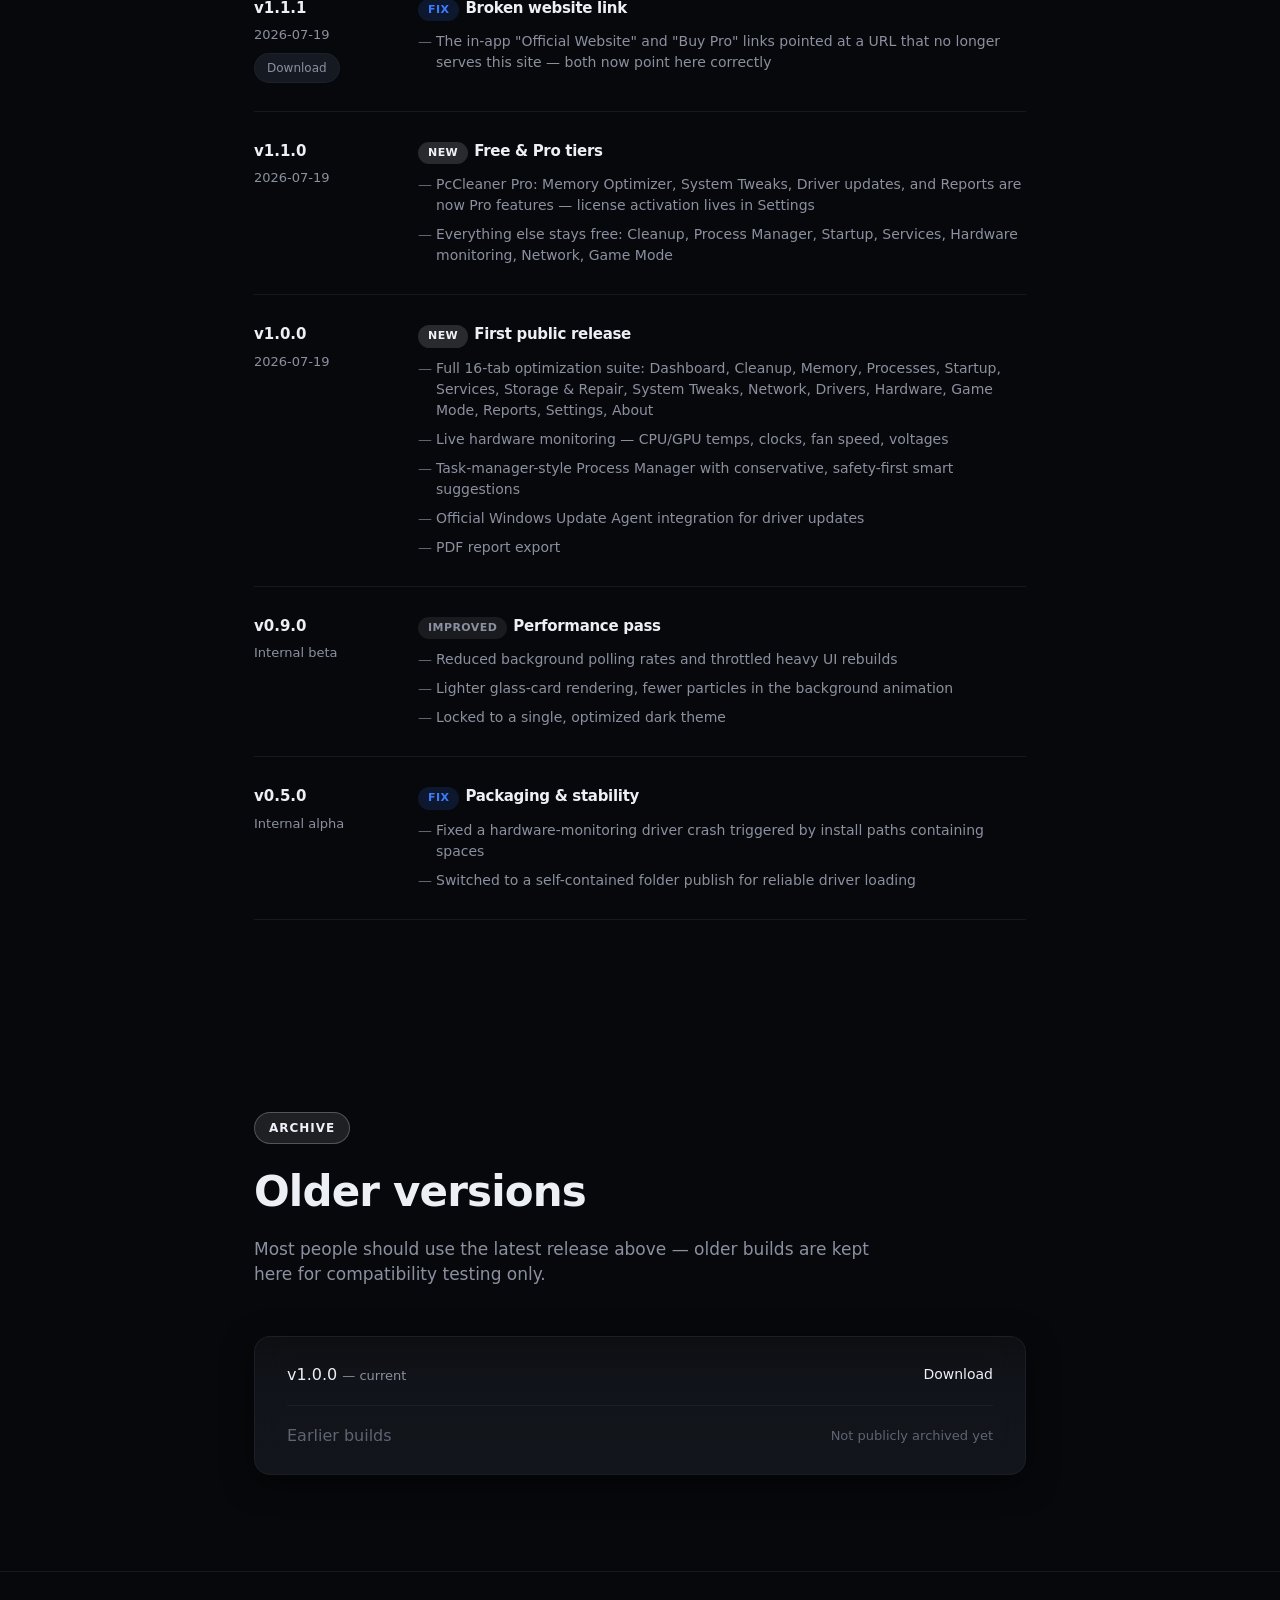
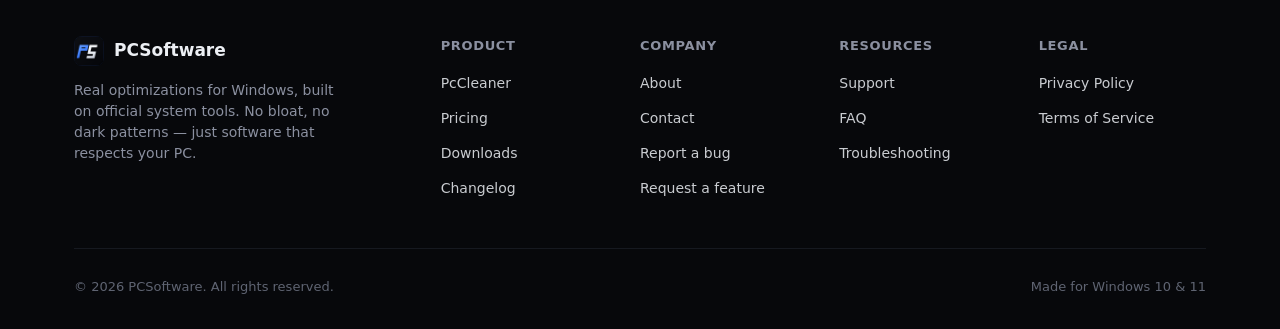
<file: downloads.html>
<!doctype html>
<html lang="en">
<head>
<meta charset="UTF-8">
<meta name="viewport" content="width=device-width, initial-scale=1">
<title>Downloads — PcCleaner | PCSoftware</title>
<meta name="description" content="Download the latest PcCleaner installer, view release notes, system requirements and version history.">
<link rel="icon" href="assets/img/favicon.ico" sizes="any">
<link rel="icon" type="image/svg+xml" href="assets/img/logo.svg">
<link rel="apple-touch-icon" href="assets/img/apple-touch-icon.png">
<meta property="og:type" content="website">
<meta property="og:site_name" content="PCSoftware">
<meta property="og:title" content="Downloads — PcCleaner | PCSoftware">
<meta property="og:description" content="Download the latest PcCleaner installer, view release notes, system requirements and version history.">
<meta property="og:image" content="https://raicea.github.io/raicea-software.io/assets/img/og-image.png">
<meta property="og:url" content="https://raicea.github.io/raicea-software.io/downloads.html">
<meta name="twitter:card" content="summary_large_image">
<meta name="twitter:title" content="Downloads — PcCleaner | PCSoftware">
<meta name="twitter:description" content="Download the latest PcCleaner installer, view release notes, system requirements and version history.">
<meta name="twitter:image" content="https://raicea.github.io/raicea-software.io/assets/img/og-image.png">
<link rel="stylesheet" href="assets/css/main.css">
</head>
<body>
<div class="bg-field"><div class="blob"></div></div>

<nav class="navbar">
  <div class="container">
    <a href="index.html" class="brand"><img src="assets/img/logo.png" alt="PCSoftware logo">PCSoftware</a>
    <div class="nav-links" id="navLinks">
      <a href="index.html">Home</a>
      <a href="products.html">Products</a>
      <a href="pricing.html">Pricing</a>
      <a href="downloads.html">Downloads</a>
      <a href="support.html">Support</a>
      <a href="about.html">About</a>
    </div>
    <div class="nav-actions">
      <a href="downloads.html" class="btn btn-secondary">Download</a>
      <a href="pricing.html" class="btn btn-primary">Buy Pro</a>
      <button class="nav-toggle" aria-label="Toggle menu" aria-expanded="false"><span></span><span></span><span></span></button>
    </div>
  </div>
</nav>

<main>
  <div class="page-header">
    <div class="container">
      <span class="eyebrow reveal in-view">Downloads</span>
      <h1 class="reveal in-view">Get PcCleaner</h1>
      <p class="reveal in-view">Free download. Windows 10/11, 64-bit.</p>
    </div>
  </div>

  <!-- ================= LATEST VERSION ================= -->
  <section style="padding-top:0;">
    <div class="container">
      <div class="glass-card reveal" style="padding:44px;display:flex;align-items:center;justify-content:space-between;gap:32px;flex-wrap:wrap;">
        <div>
          <span class="badge-pill">Latest release</span>
          <h2 style="font-size:26px;margin-top:14px;">PcCleaner v<span data-version>1.1.1</span></h2>
          <p style="color:var(--muted);font-size:14px;margin-top:8px;">Released July 19, 2026 · <span data-size>145 MB</span> · Windows 10/11 x64</p>
        </div>
        <a href="#" class="btn btn-primary btn-lg" data-download>⬇ Download Setup.exe</a>
      </div>
    </div>
  </section>

  <!-- ================= REQUIREMENTS ================= -->
  <section id="requirements">
    <div class="container">
      <div class="section-head reveal">
        <span class="eyebrow">System Requirements</span>
        <h2 class="section-title" style="margin-top:16px;">Before you install</h2>
      </div>
      <div class="grid cols-4 reveal-stagger">
        <div class="glass-card feature-card reveal" style="--i:0"><div class="icon">🖥️</div><h3>OS</h3><p>Windows 10 (2004+) or Windows 11, 64-bit</p></div>
        <div class="glass-card feature-card reveal" style="--i:1"><div class="icon">⚙️</div><h3>Processor</h3><p>1 GHz dual-core or faster</p></div>
        <div class="glass-card feature-card reveal" style="--i:2"><div class="icon">🧠</div><h3>Memory</h3><p>4 GB minimum, 8 GB recommended</p></div>
        <div class="glass-card feature-card reveal" style="--i:3"><div class="icon">💾</div><h3>Storage</h3><p>300 MB free space</p></div>
      </div>
      <p style="color:var(--muted);font-size:13px;margin-top:24px;">Administrator rights are required — PcCleaner's hardware monitoring and system tweaks read/write privileged system state.</p>
    </div>
  </section>

  <!-- ================= RELEASE NOTES / CHANGELOG ================= -->
  <section id="release-notes">
    <div class="container" style="max-width:820px;">
      <div class="section-head reveal">
        <span class="eyebrow">Release Notes</span>
        <h2 class="section-title" style="margin-top:16px;">Version history</h2>
      </div>
      <div class="reveal">

        <div class="changelog-entry">
          <div class="meta"><div class="ver">v1.1.1</div><div>2026-07-19</div><div style="margin-top:8px;"><a href="#" class="badge-pill" data-download style="text-decoration:none;">Download</a></div></div>
          <div>
            <h4><span class="tag fix">Fix</span>Broken website link</h4>
            <ul>
              <li>The in-app "Official Website" and "Buy Pro" links pointed at a URL that no longer serves this site — both now point here correctly</li>
            </ul>
          </div>
        </div>

        <div class="changelog-entry">
          <div class="meta"><div class="ver">v1.1.0</div><div>2026-07-19</div></div>
          <div>
            <h4><span class="tag new">New</span>Free &amp; Pro tiers</h4>
            <ul>
              <li>PcCleaner Pro: Memory Optimizer, System Tweaks, Driver updates, and Reports are now Pro features — license activation lives in Settings</li>
              <li>Everything else stays free: Cleanup, Process Manager, Startup, Services, Hardware monitoring, Network, Game Mode</li>
            </ul>
          </div>
        </div>

        <div class="changelog-entry">
          <div class="meta"><div class="ver">v1.0.0</div><div>2026-07-19</div></div>
          <div>
            <h4><span class="tag new">New</span>First public release</h4>
            <ul>
              <li>Full 16-tab optimization suite: Dashboard, Cleanup, Memory, Processes, Startup, Services, Storage &amp; Repair, System Tweaks, Network, Drivers, Hardware, Game Mode, Reports, Settings, About</li>
              <li>Live hardware monitoring — CPU/GPU temps, clocks, fan speed, voltages</li>
              <li>Task-manager-style Process Manager with conservative, safety-first smart suggestions</li>
              <li>Official Windows Update Agent integration for driver updates</li>
              <li>PDF report export</li>
            </ul>
          </div>
        </div>

        <div class="changelog-entry">
          <div class="meta"><div class="ver">v0.9.0</div><div>Internal beta</div></div>
          <div>
            <h4><span class="tag improved">Improved</span>Performance pass</h4>
            <ul>
              <li>Reduced background polling rates and throttled heavy UI rebuilds</li>
              <li>Lighter glass-card rendering, fewer particles in the background animation</li>
              <li>Locked to a single, optimized dark theme</li>
            </ul>
          </div>
        </div>

        <div class="changelog-entry">
          <div class="meta"><div class="ver">v0.5.0</div><div>Internal alpha</div></div>
          <div>
            <h4><span class="tag fix">Fix</span>Packaging &amp; stability</h4>
            <ul>
              <li>Fixed a hardware-monitoring driver crash triggered by install paths containing spaces</li>
              <li>Switched to a self-contained folder publish for reliable driver loading</li>
            </ul>
          </div>
        </div>

      </div>
    </div>
  </section>

  <!-- ================= OLDER VERSIONS ================= -->
  <section id="older-versions">
    <div class="container" style="max-width:820px;">
      <div class="section-head reveal">
        <span class="eyebrow">Archive</span>
        <h2 class="section-title" style="margin-top:16px;">Older versions</h2>
        <p class="section-sub">Most people should use the latest release above — older builds are kept here for compatibility testing only.</p>
      </div>
      <div class="glass-card reveal" style="padding:8px 32px;">
        <ul>
          <li style="display:flex;justify-content:space-between;align-items:center;padding:18px 0;border-bottom:1px solid var(--border-soft);">
            <span>v1.0.0 <span style="color:var(--muted);font-size:13px;">— current</span></span>
            <a href="#" data-download style="color:var(--silver);font-size:14px;">Download</a>
          </li>
          <li style="display:flex;justify-content:space-between;align-items:center;padding:18px 0;color:var(--muted-dim);">
            <span>Earlier builds</span>
            <span style="font-size:13px;">Not publicly archived yet</span>
          </li>
        </ul>
      </div>
    </div>
  </section>

</main>

<footer class="site-footer">
  <div class="container">
    <div class="footer-grid">
      <div class="footer-brand">
        <a href="index.html" class="brand"><img src="assets/img/logo.png" alt="PCSoftware logo">PCSoftware</a>
        <p>Real optimizations for Windows, built on official system tools. No bloat, no dark patterns — just software that respects your PC.</p>
      </div>
      <div class="footer-col">
        <h4>Product</h4>
        <ul>
          <li><a href="product-pccleaner.html">PcCleaner</a></li>
          <li><a href="pricing.html">Pricing</a></li>
          <li><a href="downloads.html">Downloads</a></li>
          <li><a href="downloads.html#release-notes">Changelog</a></li>
        </ul>
      </div>
      <div class="footer-col">
        <h4>Company</h4>
        <ul>
          <li><a href="about.html">About</a></li>
          <li><a href="support.html#contact">Contact</a></li>
          <li><a href="#" data-bug-report>Report a bug</a></li>
          <li><a href="#" data-feature-request>Request a feature</a></li>
        </ul>
      </div>
      <div class="footer-col">
        <h4>Resources</h4>
        <ul>
          <li><a href="support.html">Support</a></li>
          <li><a href="support.html#faq">FAQ</a></li>
          <li><a href="support.html#troubleshooting">Troubleshooting</a></li>
        </ul>
      </div>
      <div class="footer-col">
        <h4>Legal</h4>
        <ul>
          <li><a href="#">Privacy Policy</a></li>
          <li><a href="#">Terms of Service</a></li>
        </ul>
      </div>
    </div>
    <div class="footer-bottom">
      <span>© <span data-year></span> PCSoftware. All rights reserved.</span>
      <span>Made for Windows 10 &amp; 11</span>
    </div>
  </div>
</footer>

<script src="assets/js/config.js"></script>
<script src="assets/js/main.js"></script>
</body>
</html>
</file>
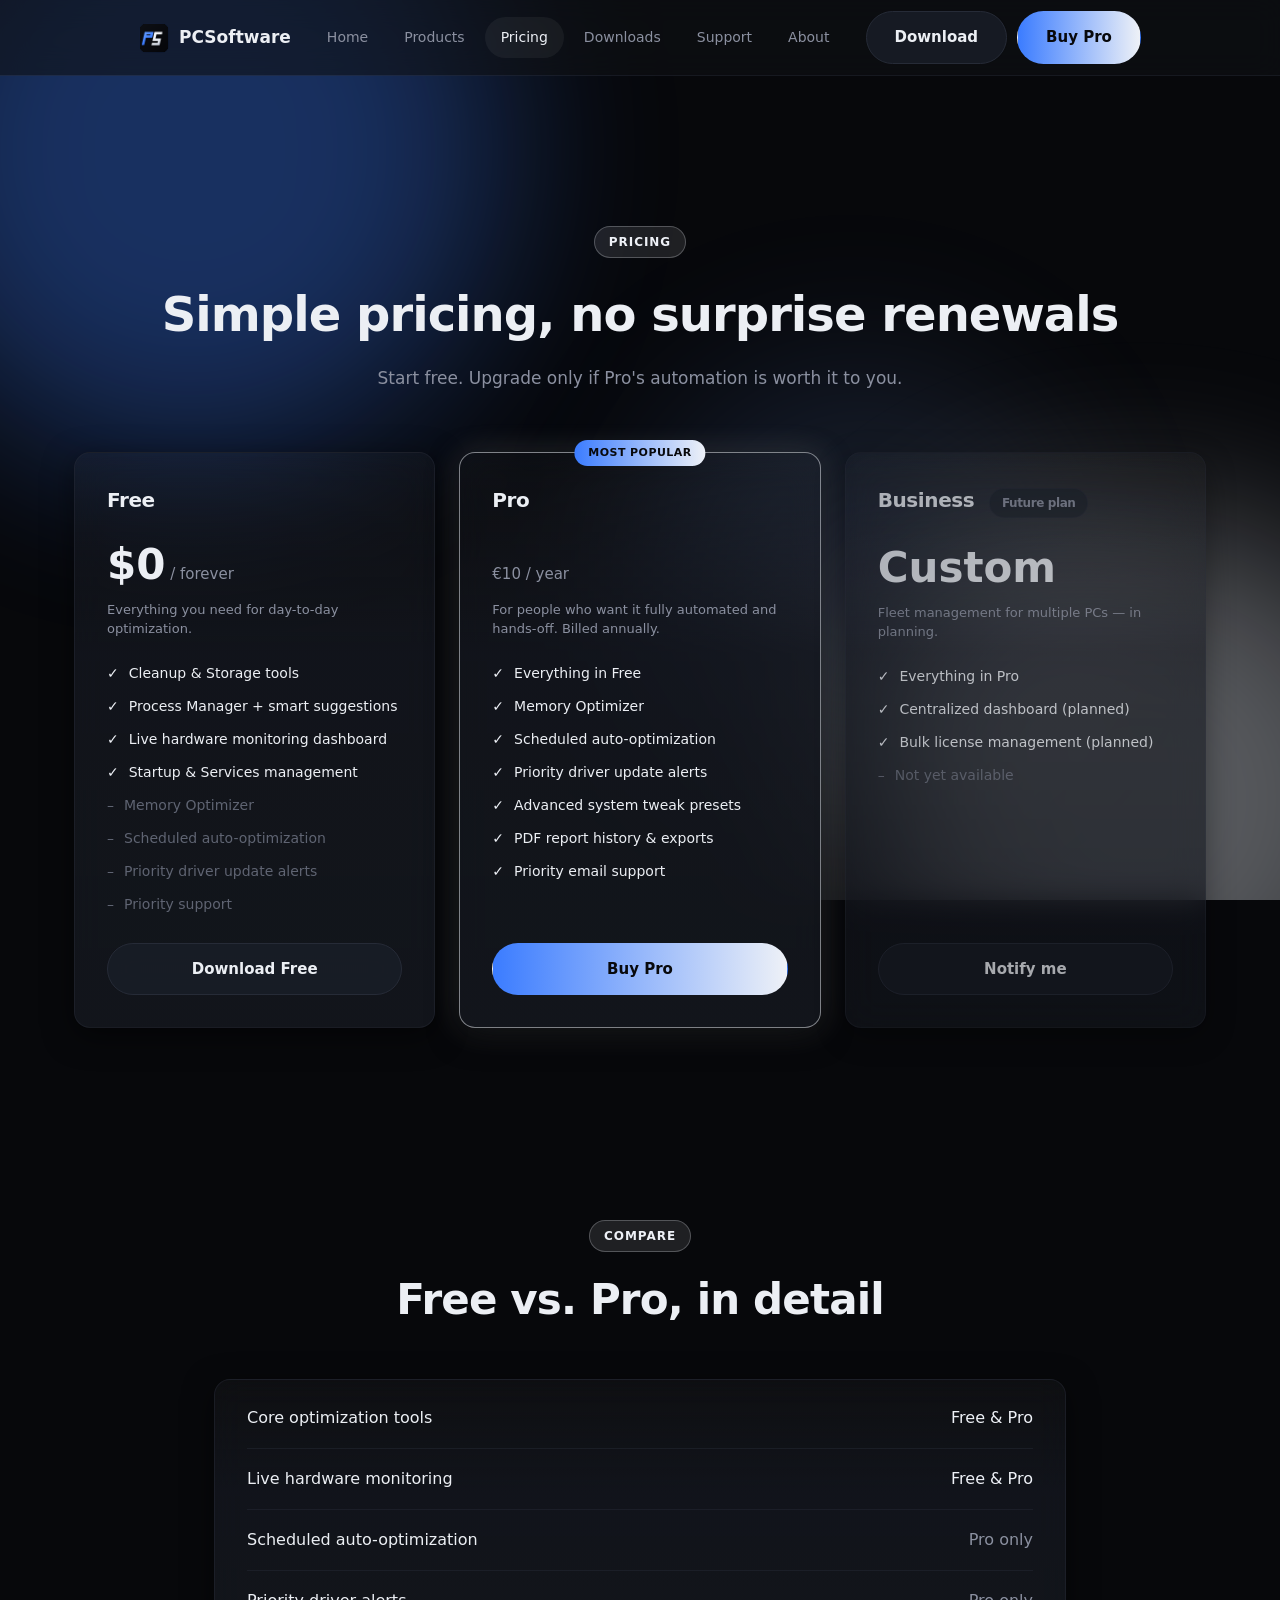
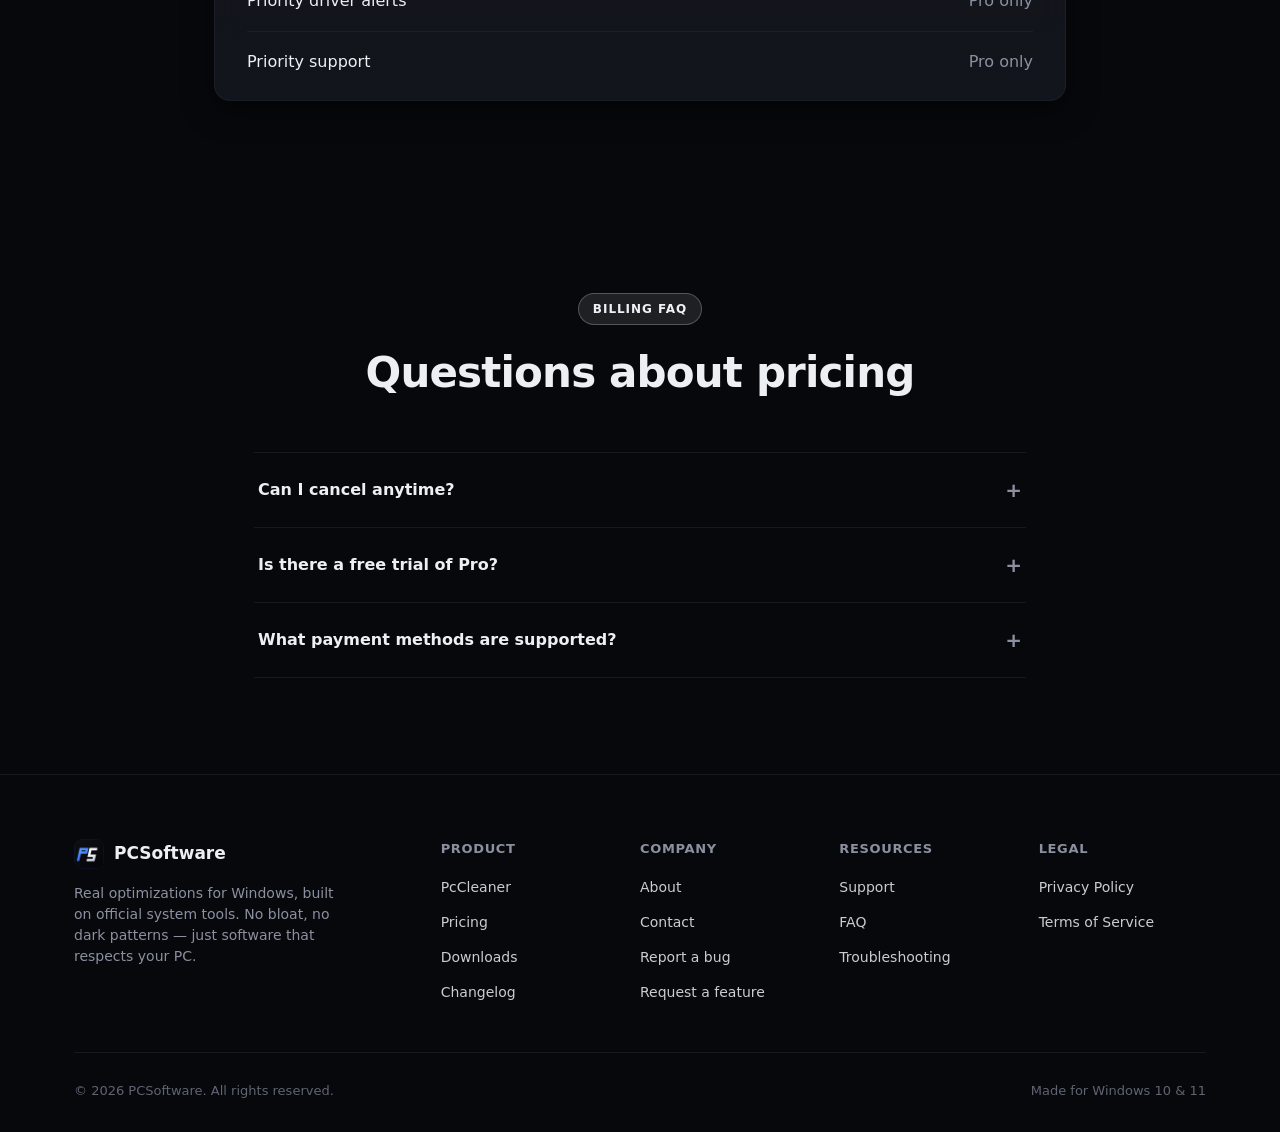
<file: pricing.html>
<!doctype html>
<html lang="en">
<head>
<meta charset="UTF-8">
<meta name="viewport" content="width=device-width, initial-scale=1">
<title>Pricing — PCSoftware</title>
<meta name="description" content="PcCleaner pricing: Free, Pro, and what's coming next.">
<link rel="icon" href="assets/img/favicon.ico" sizes="any">
<link rel="icon" type="image/svg+xml" href="assets/img/logo.svg">
<link rel="apple-touch-icon" href="assets/img/apple-touch-icon.png">
<meta property="og:type" content="website">
<meta property="og:site_name" content="PCSoftware">
<meta property="og:title" content="Pricing — PCSoftware">
<meta property="og:description" content="PcCleaner pricing: Free, Pro, and what's coming next.">
<meta property="og:image" content="https://raicea.github.io/raicea-software.io/assets/img/og-image.png">
<meta property="og:url" content="https://raicea.github.io/raicea-software.io/pricing.html">
<meta name="twitter:card" content="summary_large_image">
<meta name="twitter:title" content="Pricing — PCSoftware">
<meta name="twitter:description" content="PcCleaner pricing: Free, Pro, and what's coming next.">
<meta name="twitter:image" content="https://raicea.github.io/raicea-software.io/assets/img/og-image.png">
<link rel="stylesheet" href="assets/css/main.css">
</head>
<body>
<div class="bg-field"><div class="blob"></div></div>

<nav class="navbar">
  <div class="container">
    <a href="index.html" class="brand"><img src="assets/img/logo.png" alt="PCSoftware logo">PCSoftware</a>
    <div class="nav-links" id="navLinks">
      <a href="index.html">Home</a>
      <a href="products.html">Products</a>
      <a href="pricing.html">Pricing</a>
      <a href="downloads.html">Downloads</a>
      <a href="support.html">Support</a>
      <a href="about.html">About</a>
    </div>
    <div class="nav-actions">
      <a href="downloads.html" class="btn btn-secondary">Download</a>
      <a href="pricing.html" class="btn btn-primary">Buy Pro</a>
      <button class="nav-toggle" aria-label="Toggle menu" aria-expanded="false"><span></span><span></span><span></span></button>
    </div>
  </div>
</nav>

<main>
  <div class="page-header">
    <div class="container">
      <span class="eyebrow reveal in-view">Pricing</span>
      <h1 class="reveal in-view">Simple pricing, no surprise renewals</h1>
      <p class="reveal in-view">Start free. Upgrade only if Pro's automation is worth it to you.</p>
    </div>
  </div>

  <section style="padding-top:0;">
    <div class="container">
      <div class="grid cols-3 reveal-stagger">

        <div class="glass-card pricing-card reveal" style="--i:0">
          <h3>Free</h3>
          <div class="price">$0<span> / forever</span></div>
          <div class="desc">Everything you need for day-to-day optimization.</div>
          <ul>
            <li><span class="check">✓</span> Cleanup &amp; Storage tools</li>
            <li><span class="check">✓</span> Process Manager + smart suggestions</li>
            <li><span class="check">✓</span> Live hardware monitoring dashboard</li>
            <li><span class="check">✓</span> Startup &amp; Services management</li>
            <li class="disabled"><span class="cross">–</span> Memory Optimizer</li>
            <li class="disabled"><span class="cross">–</span> Scheduled auto-optimization</li>
            <li class="disabled"><span class="cross">–</span> Priority driver update alerts</li>
            <li class="disabled"><span class="cross">–</span> Priority support</li>
          </ul>
          <a href="#" class="btn btn-secondary btn-block" data-download>Download Free</a>
        </div>

        <div class="glass-card pricing-card featured reveal" style="--i:1">
          <span class="badge">Most popular</span>
          <h3>Pro</h3>
          <div class="price"><span data-price-yearly>€10</span><span> / year</span></div>
          <div class="desc">For people who want it fully automated and hands-off. Billed annually.</div>
          <ul>
            <li><span class="check">✓</span> Everything in Free</li>
            <li><span class="check">✓</span> Memory Optimizer</li>
            <li><span class="check">✓</span> Scheduled auto-optimization</li>
            <li><span class="check">✓</span> Priority driver update alerts</li>
            <li><span class="check">✓</span> Advanced system tweak presets</li>
            <li><span class="check">✓</span> PDF report history &amp; exports</li>
            <li><span class="check">✓</span> Priority email support</li>
          </ul>
          <a href="#" class="btn btn-primary btn-block" data-buy="yearly">Buy Pro</a>
        </div>

        <div class="glass-card pricing-card reveal" style="--i:2;opacity:0.7;">
          <h3>Business <span class="badge-pill" style="margin-left:8px;">Future plan</span></h3>
          <div class="price">Custom</div>
          <div class="desc">Fleet management for multiple PCs — in planning.</div>
          <ul>
            <li><span class="check">✓</span> Everything in Pro</li>
            <li><span class="check">✓</span> Centralized dashboard (planned)</li>
            <li><span class="check">✓</span> Bulk license management (planned)</li>
            <li class="disabled"><span class="cross">–</span> Not yet available</li>
          </ul>
          <a href="#" data-feature-request class="btn btn-secondary btn-block">Notify me</a>
        </div>

      </div>
    </div>
  </section>

  <!-- ================= COMPARISON ================= -->
  <section>
    <div class="container" style="max-width:900px;">
      <div class="section-head center reveal">
        <span class="eyebrow">Compare</span>
        <h2 class="section-title" style="margin-top:16px;">Free vs. Pro, in detail</h2>
      </div>
      <div class="glass-card reveal" style="padding:8px 32px;">
        <ul>
          <li style="display:flex;justify-content:space-between;padding:18px 0;border-bottom:1px solid var(--border-soft);"><span>Core optimization tools</span><span style="color:var(--silver);">Free &amp; Pro</span></li>
          <li style="display:flex;justify-content:space-between;padding:18px 0;border-bottom:1px solid var(--border-soft);"><span>Live hardware monitoring</span><span style="color:var(--silver);">Free &amp; Pro</span></li>
          <li style="display:flex;justify-content:space-between;padding:18px 0;border-bottom:1px solid var(--border-soft);"><span>Scheduled auto-optimization</span><span style="color:var(--muted);">Pro only</span></li>
          <li style="display:flex;justify-content:space-between;padding:18px 0;border-bottom:1px solid var(--border-soft);"><span>Priority driver alerts</span><span style="color:var(--muted);">Pro only</span></li>
          <li style="display:flex;justify-content:space-between;padding:18px 0;"><span>Priority support</span><span style="color:var(--muted);">Pro only</span></li>
        </ul>
      </div>
    </div>
  </section>

  <!-- ================= FAQ ================= -->
  <section id="faq">
    <div class="container" style="max-width:820px;">
      <div class="section-head center reveal">
        <span class="eyebrow">Billing FAQ</span>
        <h2 class="section-title" style="margin-top:16px;">Questions about pricing</h2>
      </div>
      <div class="reveal">
        <div class="faq-item">
          <button class="faq-q">Can I cancel anytime? <span class="plus">+</span></button>
          <div class="faq-a"><p>Yes. Pro is billed annually with no long-term contract — cancel whenever you like.</p></div>
        </div>
        <div class="faq-item">
          <button class="faq-q">Is there a free trial of Pro? <span class="plus">+</span></button>
          <div class="faq-a"><p>Free already includes the full optimization toolset — Pro is purely additive automation, so you can evaluate the core app risk-free first.</p></div>
        </div>
        <div class="faq-item">
          <button class="faq-q">What payment methods are supported? <span class="plus">+</span></button>
          <div class="faq-a"><p>Checkout is handled by a payment provider (Stripe/Paddle/Lemon Squeezy) once billing goes live — card and major wallet payments will be supported.</p></div>
        </div>
      </div>
    </div>
  </section>

</main>

<footer class="site-footer">
  <div class="container">
    <div class="footer-grid">
      <div class="footer-brand">
        <a href="index.html" class="brand"><img src="assets/img/logo.png" alt="PCSoftware logo">PCSoftware</a>
        <p>Real optimizations for Windows, built on official system tools. No bloat, no dark patterns — just software that respects your PC.</p>
      </div>
      <div class="footer-col">
        <h4>Product</h4>
        <ul>
          <li><a href="product-pccleaner.html">PcCleaner</a></li>
          <li><a href="pricing.html">Pricing</a></li>
          <li><a href="downloads.html">Downloads</a></li>
          <li><a href="downloads.html#release-notes">Changelog</a></li>
        </ul>
      </div>
      <div class="footer-col">
        <h4>Company</h4>
        <ul>
          <li><a href="about.html">About</a></li>
          <li><a href="support.html#contact">Contact</a></li>
          <li><a href="#" data-bug-report>Report a bug</a></li>
          <li><a href="#" data-feature-request>Request a feature</a></li>
        </ul>
      </div>
      <div class="footer-col">
        <h4>Resources</h4>
        <ul>
          <li><a href="support.html">Support</a></li>
          <li><a href="support.html#faq">FAQ</a></li>
          <li><a href="support.html#troubleshooting">Troubleshooting</a></li>
        </ul>
      </div>
      <div class="footer-col">
        <h4>Legal</h4>
        <ul>
          <li><a href="#">Privacy Policy</a></li>
          <li><a href="#">Terms of Service</a></li>
        </ul>
      </div>
    </div>
    <div class="footer-bottom">
      <span>© <span data-year></span> PCSoftware. All rights reserved.</span>
      <span>Made for Windows 10 &amp; 11</span>
    </div>
  </div>
</footer>

<script src="assets/js/config.js"></script>
<script src="assets/js/main.js"></script>
</body>
</html>
</file>
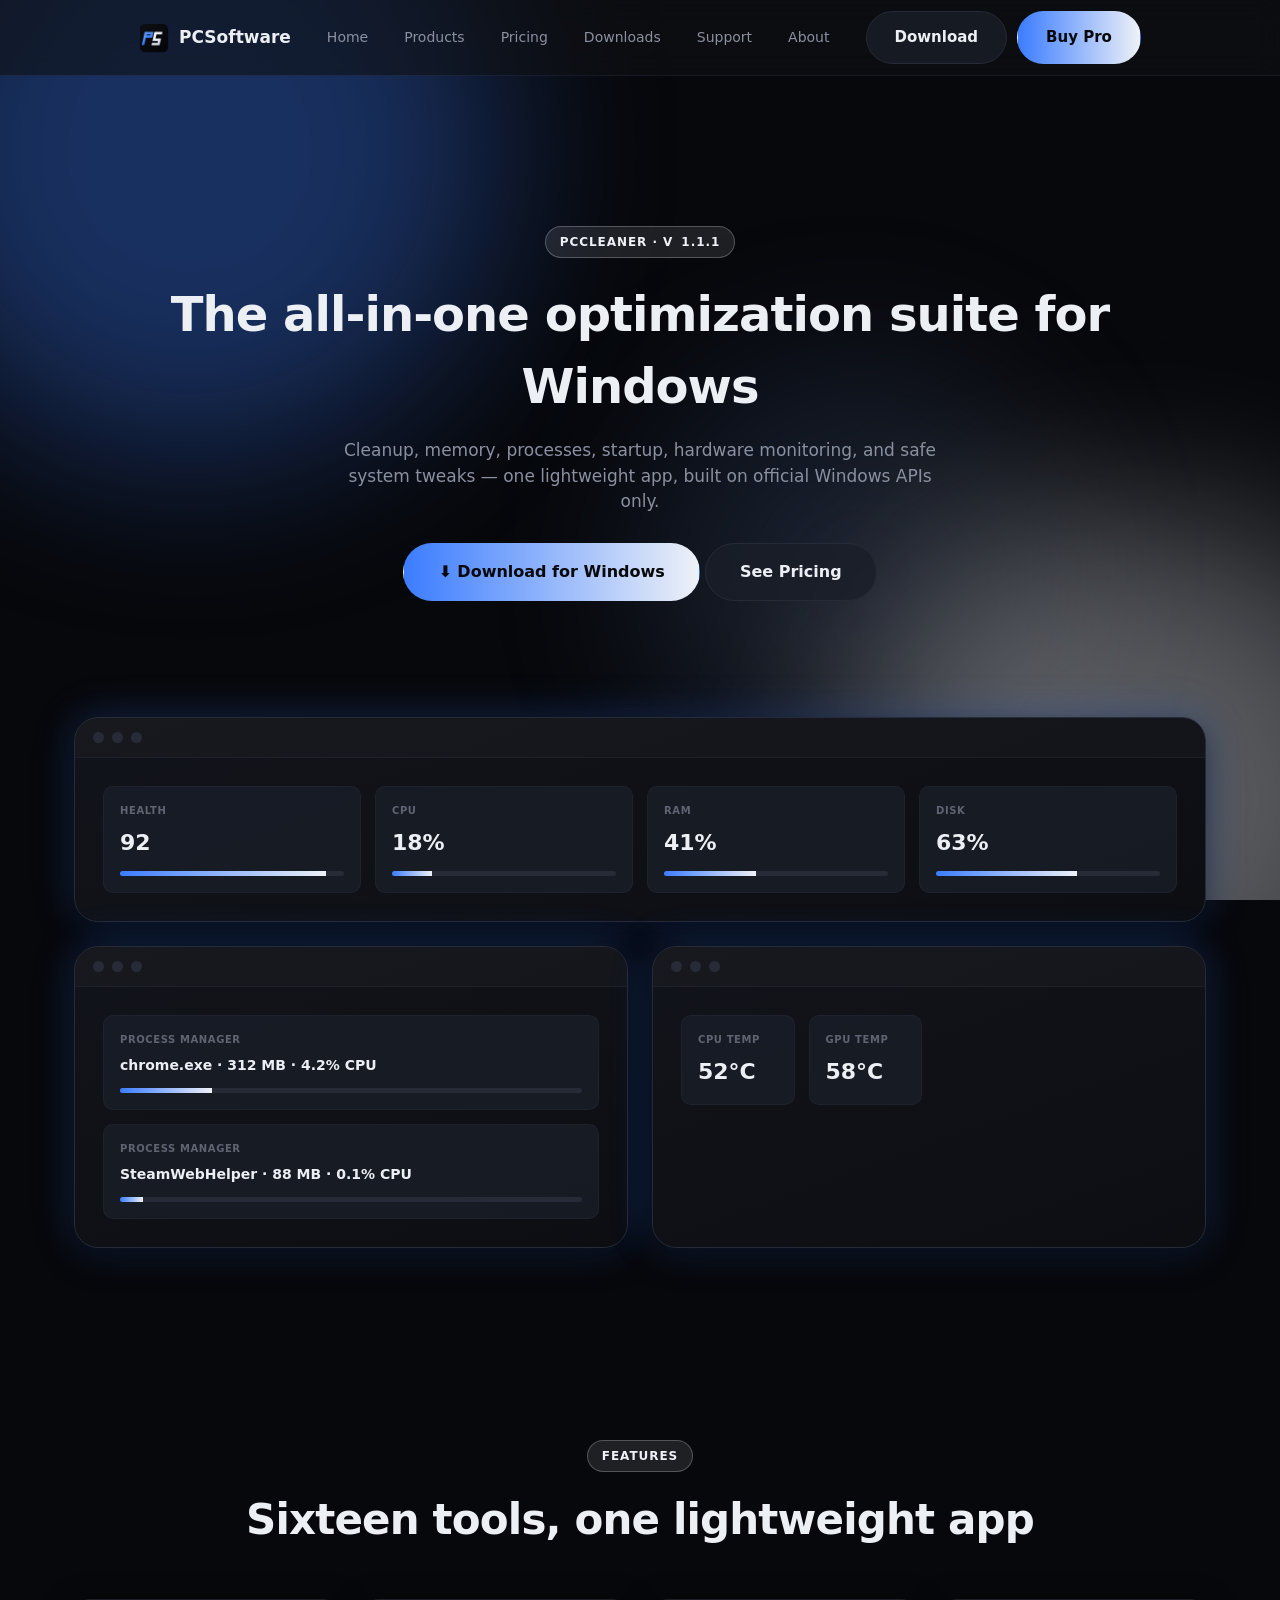
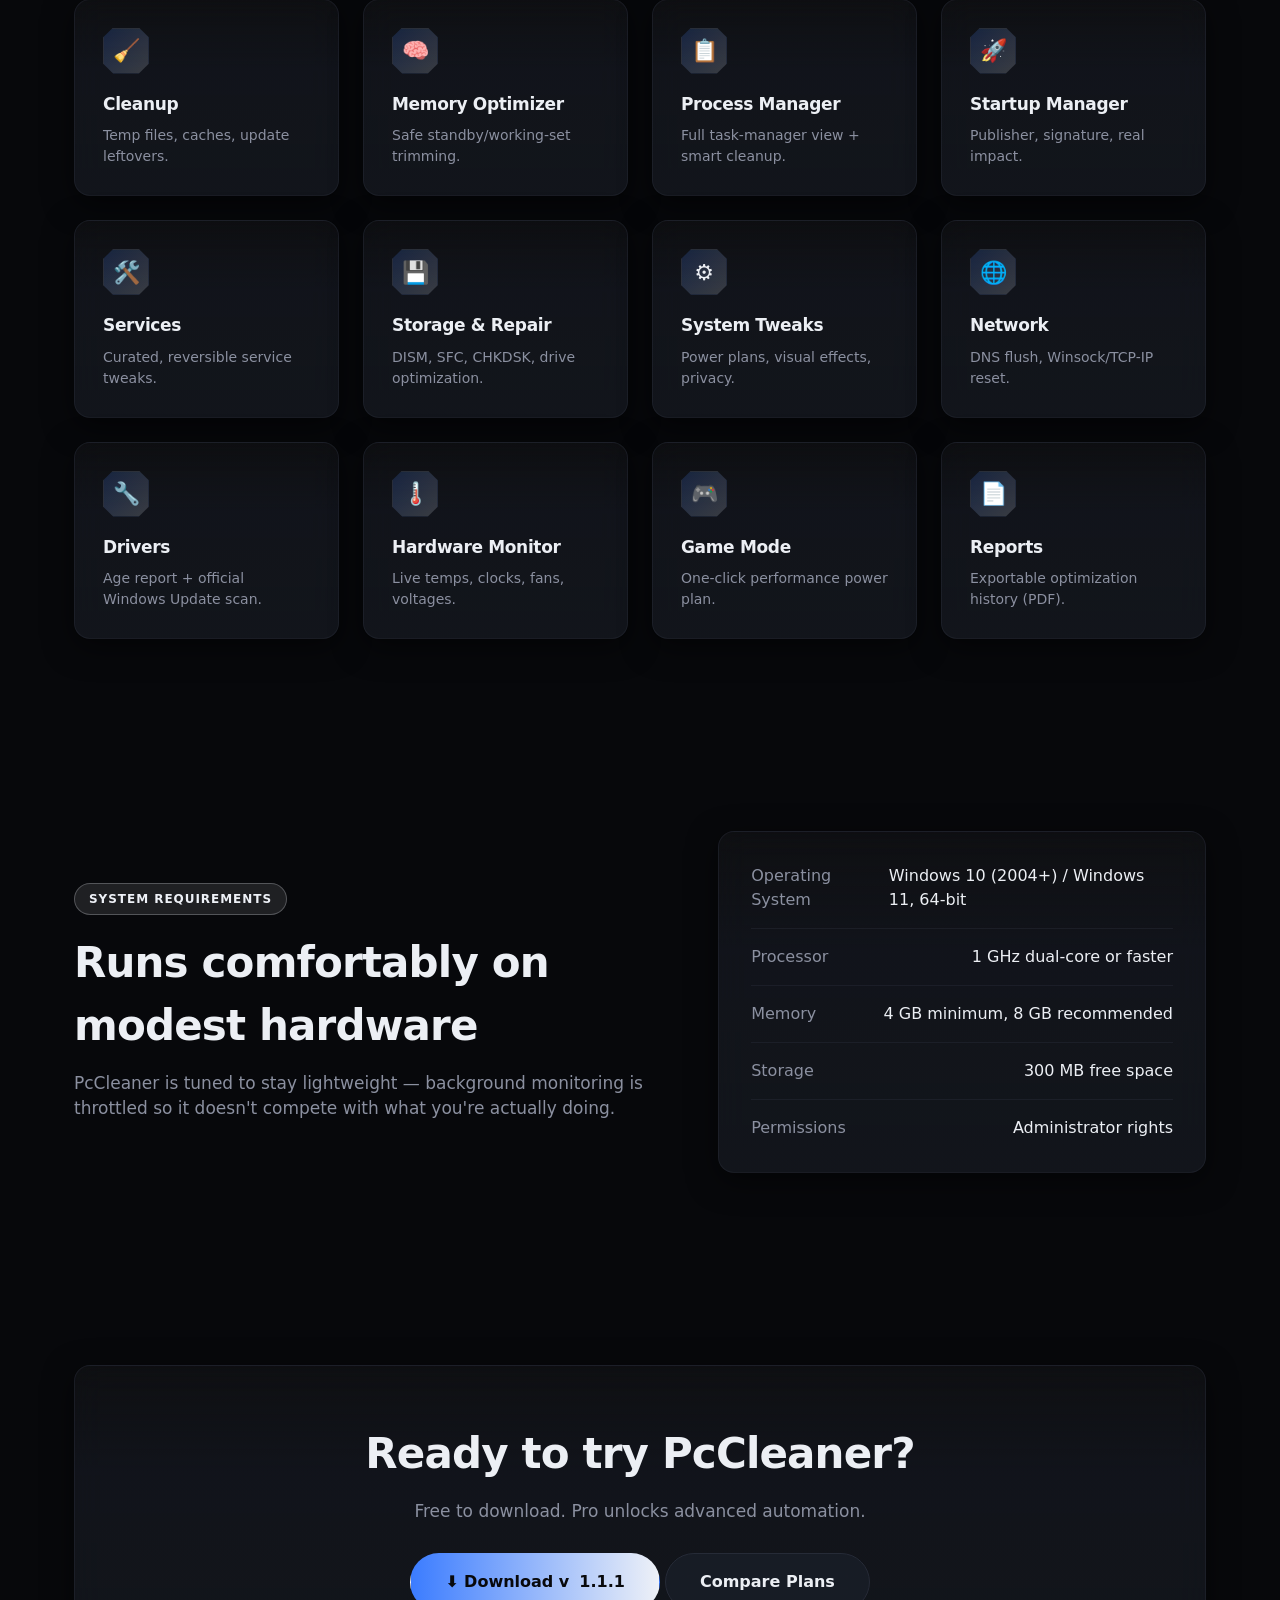
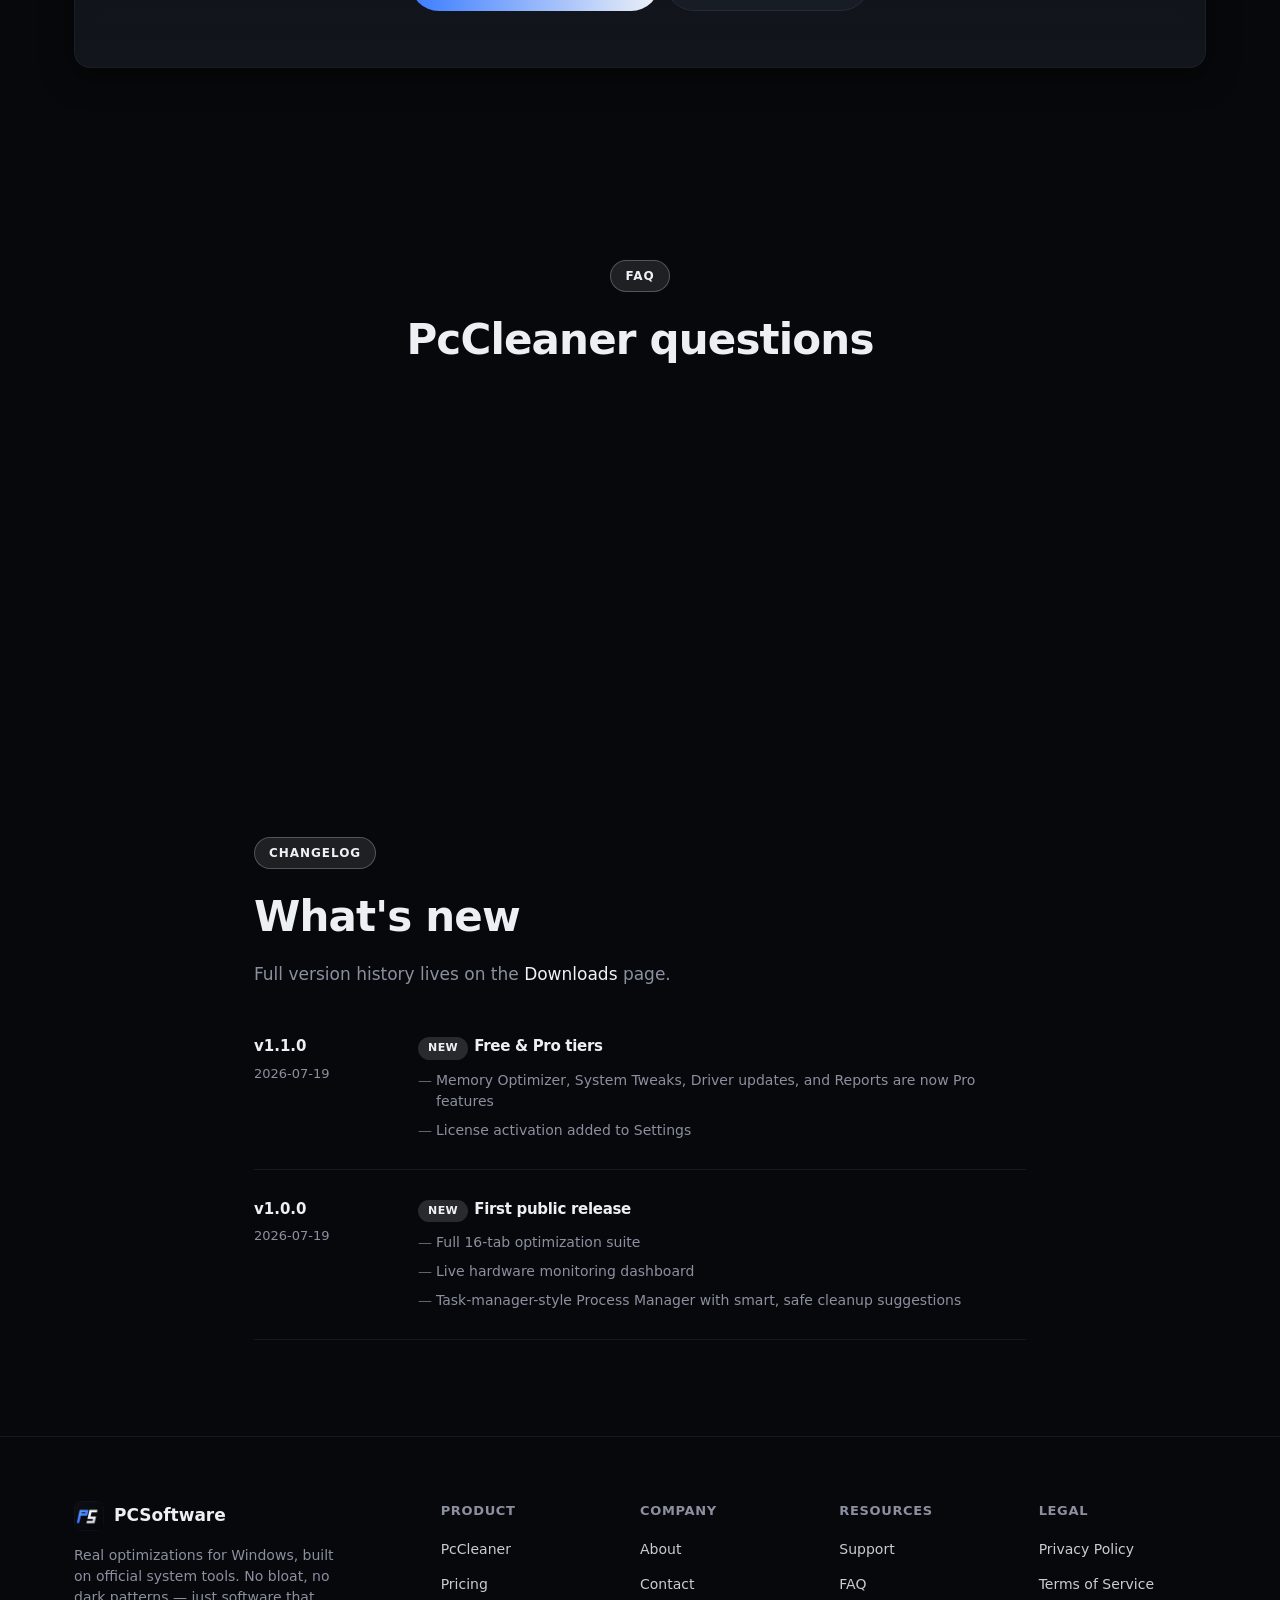
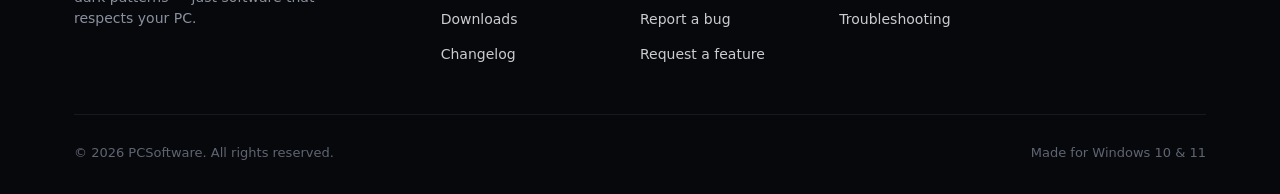
<file: product-pccleaner.html>
<!doctype html>
<html lang="en">
<head>
<meta charset="UTF-8">
<meta name="viewport" content="width=device-width, initial-scale=1">
<title>PcCleaner — Real Windows Optimization | PCSoftware</title>
<meta name="description" content="PcCleaner: cleanup, memory optimization, process management, hardware monitoring and safe system tweaks for Windows 10/11.">
<link rel="icon" href="assets/img/favicon.ico" sizes="any">
<link rel="icon" type="image/svg+xml" href="assets/img/logo.svg">
<link rel="apple-touch-icon" href="assets/img/apple-touch-icon.png">
<meta property="og:type" content="website">
<meta property="og:site_name" content="PCSoftware">
<meta property="og:title" content="PcCleaner — Real Windows Optimization | PCSoftware">
<meta property="og:description" content="PcCleaner: cleanup, memory optimization, process management, hardware monitoring and safe system tweaks for Windows 10/11.">
<meta property="og:image" content="https://raicea.github.io/raicea-software.io/assets/img/og-image.png">
<meta property="og:url" content="https://raicea.github.io/raicea-software.io/product-pccleaner.html">
<meta name="twitter:card" content="summary_large_image">
<meta name="twitter:title" content="PcCleaner — Real Windows Optimization | PCSoftware">
<meta name="twitter:description" content="PcCleaner: cleanup, memory optimization, process management, hardware monitoring and safe system tweaks for Windows 10/11.">
<meta name="twitter:image" content="https://raicea.github.io/raicea-software.io/assets/img/og-image.png">
<link rel="stylesheet" href="assets/css/main.css">
</head>
<body>
<div class="bg-field"><div class="blob"></div></div>

<nav class="navbar">
  <div class="container">
    <a href="index.html" class="brand"><img src="assets/img/logo.png" alt="PCSoftware logo">PCSoftware</a>
    <div class="nav-links" id="navLinks">
      <a href="index.html">Home</a>
      <a href="products.html">Products</a>
      <a href="pricing.html">Pricing</a>
      <a href="downloads.html">Downloads</a>
      <a href="support.html">Support</a>
      <a href="about.html">About</a>
    </div>
    <div class="nav-actions">
      <a href="downloads.html" class="btn btn-secondary">Download</a>
      <a href="pricing.html" class="btn btn-primary">Buy Pro</a>
      <button class="nav-toggle" aria-label="Toggle menu" aria-expanded="false"><span></span><span></span><span></span></button>
    </div>
  </div>
</nav>

<main>
  <div class="page-header" style="padding-bottom:20px;">
    <div class="container">
      <span class="eyebrow reveal in-view">PcCleaner · v<span data-version>1.1.1</span></span>
      <h1 class="reveal in-view">The all-in-one optimization suite for Windows</h1>
      <p class="reveal in-view">Cleanup, memory, processes, startup, hardware monitoring, and safe system tweaks — one lightweight app, built on official Windows APIs only.</p>
      <div class="hero-actions reveal in-view" style="justify-content:center;margin-top:28px;">
        <a href="#" class="btn btn-primary btn-lg" data-download>⬇ Download for Windows</a>
        <a href="pricing.html" class="btn btn-secondary btn-lg">See Pricing</a>
      </div>
    </div>
  </div>

  <!-- ================= SCREENSHOTS ================= -->
  <section>
    <div class="container">
      <div class="mockup-window reveal" style="margin-bottom:24px;">
        <div class="mockup-titlebar"><span></span><span></span><span></span></div>
        <div class="mockup-body">
          <div class="mockup-tile"><div class="label">Health</div><div class="value">92</div><div class="bar"><i style="width:92%"></i></div></div>
          <div class="mockup-tile"><div class="label">CPU</div><div class="value">18%</div><div class="bar"><i style="width:18%"></i></div></div>
          <div class="mockup-tile"><div class="label">RAM</div><div class="value">41%</div><div class="bar"><i style="width:41%"></i></div></div>
          <div class="mockup-tile"><div class="label">Disk</div><div class="value">63%</div><div class="bar"><i style="width:63%"></i></div></div>
        </div>
      </div>
      <div class="grid cols-2 reveal-stagger">
        <div class="mockup-window reveal" style="--i:0">
          <div class="mockup-titlebar"><span></span><span></span><span></span></div>
          <div class="mockup-body" style="grid-template-columns:1fr;">
            <div class="mockup-tile"><div class="label">Process Manager</div><div class="value" style="font-size:14px;">chrome.exe · 312 MB · 4.2% CPU</div><div class="bar"><i style="width:20%"></i></div></div>
            <div class="mockup-tile"><div class="label">Process Manager</div><div class="value" style="font-size:14px;">SteamWebHelper · 88 MB · 0.1% CPU</div><div class="bar"><i style="width:5%"></i></div></div>
          </div>
        </div>
        <div class="mockup-window reveal" style="--i:1">
          <div class="mockup-titlebar"><span></span><span></span><span></span></div>
          <div class="mockup-body">
            <div class="mockup-tile"><div class="label">CPU Temp</div><div class="value">52°C</div></div>
            <div class="mockup-tile"><div class="label">GPU Temp</div><div class="value">58°C</div></div>
          </div>
        </div>
      </div>
    </div>
  </section>

  <!-- ================= FEATURES ================= -->
  <section id="features">
    <div class="container">
      <div class="section-head center reveal">
        <span class="eyebrow">Features</span>
        <h2 class="section-title" style="margin-top:16px;">Sixteen tools, one lightweight app</h2>
      </div>
      <div class="grid cols-4 reveal-stagger">
        <div class="glass-card hoverable feature-card reveal" style="--i:0"><div class="icon">🧹</div><h3>Cleanup</h3><p>Temp files, caches, update leftovers.</p></div>
        <div class="glass-card hoverable feature-card reveal" style="--i:1"><div class="icon">🧠</div><h3>Memory Optimizer</h3><p>Safe standby/working-set trimming.</p></div>
        <div class="glass-card hoverable feature-card reveal" style="--i:2"><div class="icon">📋</div><h3>Process Manager</h3><p>Full task-manager view + smart cleanup.</p></div>
        <div class="glass-card hoverable feature-card reveal" style="--i:3"><div class="icon">🚀</div><h3>Startup Manager</h3><p>Publisher, signature, real impact.</p></div>
        <div class="glass-card hoverable feature-card reveal" style="--i:4"><div class="icon">🛠️</div><h3>Services</h3><p>Curated, reversible service tweaks.</p></div>
        <div class="glass-card hoverable feature-card reveal" style="--i:5"><div class="icon">💾</div><h3>Storage &amp; Repair</h3><p>DISM, SFC, CHKDSK, drive optimization.</p></div>
        <div class="glass-card hoverable feature-card reveal" style="--i:6"><div class="icon">⚙️</div><h3>System Tweaks</h3><p>Power plans, visual effects, privacy.</p></div>
        <div class="glass-card hoverable feature-card reveal" style="--i:7"><div class="icon">🌐</div><h3>Network</h3><p>DNS flush, Winsock/TCP-IP reset.</p></div>
        <div class="glass-card hoverable feature-card reveal" style="--i:8"><div class="icon">🔧</div><h3>Drivers</h3><p>Age report + official Windows Update scan.</p></div>
        <div class="glass-card hoverable feature-card reveal" style="--i:9"><div class="icon">🌡️</div><h3>Hardware Monitor</h3><p>Live temps, clocks, fans, voltages.</p></div>
        <div class="glass-card hoverable feature-card reveal" style="--i:10"><div class="icon">🎮</div><h3>Game Mode</h3><p>One-click performance power plan.</p></div>
        <div class="glass-card hoverable feature-card reveal" style="--i:11"><div class="icon">📄</div><h3>Reports</h3><p>Exportable optimization history (PDF).</p></div>
      </div>
    </div>
  </section>

  <!-- ================= SYSTEM REQUIREMENTS ================= -->
  <section id="requirements">
    <div class="container two-col">
      <div class="reveal">
        <span class="eyebrow">System Requirements</span>
        <h2 class="section-title" style="margin-top:16px;">Runs comfortably on modest hardware</h2>
        <p class="section-sub">PcCleaner is tuned to stay lightweight — background monitoring is throttled so it doesn't compete with what you're actually doing.</p>
      </div>
      <div class="glass-card reveal" style="padding:32px;">
        <ul style="display:flex;flex-direction:column;gap:16px;">
          <li style="display:flex;justify-content:space-between;gap:16px;"><span style="color:var(--muted);">Operating System</span><span>Windows 10 (2004+) / Windows 11, 64-bit</span></li>
          <li class="divider"></li>
          <li style="display:flex;justify-content:space-between;gap:16px;"><span style="color:var(--muted);">Processor</span><span>1 GHz dual-core or faster</span></li>
          <li class="divider"></li>
          <li style="display:flex;justify-content:space-between;gap:16px;"><span style="color:var(--muted);">Memory</span><span>4 GB minimum, 8 GB recommended</span></li>
          <li class="divider"></li>
          <li style="display:flex;justify-content:space-between;gap:16px;"><span style="color:var(--muted);">Storage</span><span>300 MB free space</span></li>
          <li class="divider"></li>
          <li style="display:flex;justify-content:space-between;gap:16px;"><span style="color:var(--muted);">Permissions</span><span>Administrator rights</span></li>
        </ul>
      </div>
    </div>
  </section>

  <!-- ================= DOWNLOAD CTA ================= -->
  <section>
    <div class="container">
      <div class="glass-card reveal text-center" style="padding:56px 32px;">
        <h2 class="section-title">Ready to try PcCleaner?</h2>
        <p class="section-sub" style="margin:0 auto 28px;">Free to download. Pro unlocks advanced automation.</p>
        <div class="hero-actions" style="justify-content:center;">
          <a href="#" class="btn btn-primary btn-lg" data-download>⬇ Download v<span data-version>1.1.1</span></a>
          <a href="pricing.html" class="btn btn-secondary btn-lg">Compare Plans</a>
        </div>
      </div>
    </div>
  </section>

  <!-- ================= FAQ ================= -->
  <section id="faq">
    <div class="container" style="max-width:820px;">
      <div class="section-head center reveal">
        <span class="eyebrow">FAQ</span>
        <h2 class="section-title" style="margin-top:16px;">PcCleaner questions</h2>
      </div>
      <div class="reveal">
        <div class="faq-item">
          <button class="faq-q">Is my data safe? <span class="plus">+</span></button>
          <div class="faq-a"><p>PcCleaner only reads local system/hardware data to display it to you. Nothing is uploaded, sold, or shared. See <a href="about.html" style="color:var(--silver);">About</a> for our full stance on telemetry.</p></div>
        </div>
        <div class="faq-item">
          <button class="faq-q">Can I undo a system tweak? <span class="plus">+</span></button>
          <div class="faq-a"><p>Yes — every registry/service tweak has a Restore option, and risky changes create a System Restore point automatically first.</p></div>
        </div>
        <div class="faq-item">
          <button class="faq-q">What's the difference between Free and Pro? <span class="plus">+</span></button>
          <div class="faq-a"><p>See the full breakdown on the <a href="pricing.html" style="color:var(--silver);">Pricing</a> page.</p></div>
        </div>
      </div>
    </div>
  </section>

  <!-- ================= CHANGELOG (condensed) ================= -->
  <section id="changelog">
    <div class="container" style="max-width:820px;">
      <div class="section-head reveal">
        <span class="eyebrow">Changelog</span>
        <h2 class="section-title" style="margin-top:16px;">What's new</h2>
        <p class="section-sub">Full version history lives on the <a href="downloads.html#release-notes" style="color:var(--silver);">Downloads</a> page.</p>
      </div>
      <div class="reveal">
        <div class="changelog-entry">
          <div class="meta"><div class="ver">v1.1.0</div><div>2026-07-19</div></div>
          <div>
            <h4><span class="tag new">New</span>Free &amp; Pro tiers</h4>
            <ul>
              <li>Memory Optimizer, System Tweaks, Driver updates, and Reports are now Pro features</li>
              <li>License activation added to Settings</li>
            </ul>
          </div>
        </div>
        <div class="changelog-entry">
          <div class="meta"><div class="ver">v1.0.0</div><div>2026-07-19</div></div>
          <div>
            <h4><span class="tag new">New</span>First public release</h4>
            <ul>
              <li>Full 16-tab optimization suite</li>
              <li>Live hardware monitoring dashboard</li>
              <li>Task-manager-style Process Manager with smart, safe cleanup suggestions</li>
            </ul>
          </div>
        </div>
      </div>
    </div>
  </section>

</main>

<footer class="site-footer">
  <div class="container">
    <div class="footer-grid">
      <div class="footer-brand">
        <a href="index.html" class="brand"><img src="assets/img/logo.png" alt="PCSoftware logo">PCSoftware</a>
        <p>Real optimizations for Windows, built on official system tools. No bloat, no dark patterns — just software that respects your PC.</p>
      </div>
      <div class="footer-col">
        <h4>Product</h4>
        <ul>
          <li><a href="product-pccleaner.html">PcCleaner</a></li>
          <li><a href="pricing.html">Pricing</a></li>
          <li><a href="downloads.html">Downloads</a></li>
          <li><a href="downloads.html#release-notes">Changelog</a></li>
        </ul>
      </div>
      <div class="footer-col">
        <h4>Company</h4>
        <ul>
          <li><a href="about.html">About</a></li>
          <li><a href="support.html#contact">Contact</a></li>
          <li><a href="#" data-bug-report>Report a bug</a></li>
          <li><a href="#" data-feature-request>Request a feature</a></li>
        </ul>
      </div>
      <div class="footer-col">
        <h4>Resources</h4>
        <ul>
          <li><a href="support.html">Support</a></li>
          <li><a href="support.html#faq">FAQ</a></li>
          <li><a href="support.html#troubleshooting">Troubleshooting</a></li>
        </ul>
      </div>
      <div class="footer-col">
        <h4>Legal</h4>
        <ul>
          <li><a href="#">Privacy Policy</a></li>
          <li><a href="#">Terms of Service</a></li>
        </ul>
      </div>
    </div>
    <div class="footer-bottom">
      <span>© <span data-year></span> PCSoftware. All rights reserved.</span>
      <span>Made for Windows 10 &amp; 11</span>
    </div>
  </div>
</footer>

<script src="assets/js/config.js"></script>
<script src="assets/js/main.js"></script>
</body>
</html>
</file>
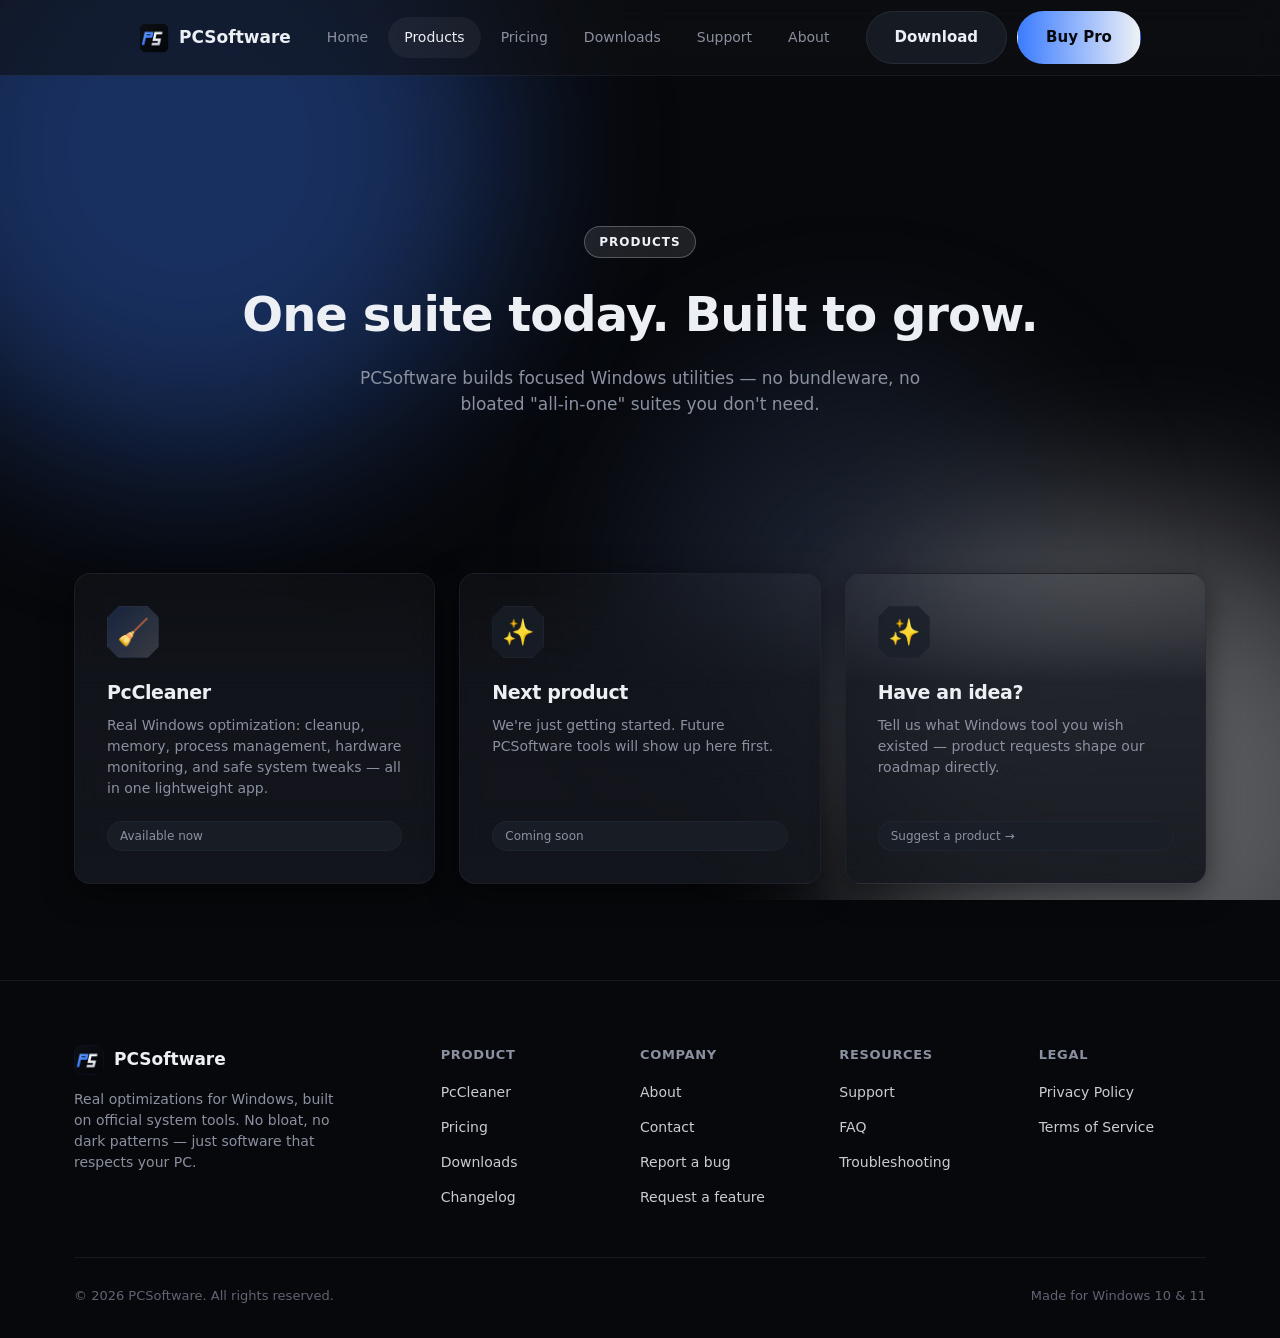
<file: products.html>
<!doctype html>
<html lang="en">
<head>
<meta charset="UTF-8">
<meta name="viewport" content="width=device-width, initial-scale=1">
<title>Products — PCSoftware</title>
<meta name="description" content="Explore the PCSoftware product lineup, starting with PcCleaner.">
<link rel="icon" href="assets/img/favicon.ico" sizes="any">
<link rel="icon" type="image/svg+xml" href="assets/img/logo.svg">
<link rel="apple-touch-icon" href="assets/img/apple-touch-icon.png">
<meta property="og:type" content="website">
<meta property="og:site_name" content="PCSoftware">
<meta property="og:title" content="Products — PCSoftware">
<meta property="og:description" content="Explore the PCSoftware product lineup, starting with PcCleaner.">
<meta property="og:image" content="https://raicea.github.io/raicea-software.io/assets/img/og-image.png">
<meta property="og:url" content="https://raicea.github.io/raicea-software.io/products.html">
<meta name="twitter:card" content="summary_large_image">
<meta name="twitter:title" content="Products — PCSoftware">
<meta name="twitter:description" content="Explore the PCSoftware product lineup, starting with PcCleaner.">
<meta name="twitter:image" content="https://raicea.github.io/raicea-software.io/assets/img/og-image.png">
<link rel="stylesheet" href="assets/css/main.css">
</head>
<body>
<div class="bg-field"><div class="blob"></div></div>

<nav class="navbar">
  <div class="container">
    <a href="index.html" class="brand"><img src="assets/img/logo.png" alt="PCSoftware logo">PCSoftware</a>
    <div class="nav-links" id="navLinks">
      <a href="index.html">Home</a>
      <a href="products.html">Products</a>
      <a href="pricing.html">Pricing</a>
      <a href="downloads.html">Downloads</a>
      <a href="support.html">Support</a>
      <a href="about.html">About</a>
    </div>
    <div class="nav-actions">
      <a href="downloads.html" class="btn btn-secondary">Download</a>
      <a href="pricing.html" class="btn btn-primary">Buy Pro</a>
      <button class="nav-toggle" aria-label="Toggle menu" aria-expanded="false"><span></span><span></span><span></span></button>
    </div>
  </div>
</nav>

<main>
  <div class="page-header">
    <div class="container">
      <span class="eyebrow reveal in-view">Products</span>
      <h1 class="reveal in-view">One suite today. Built to grow.</h1>
      <p class="reveal in-view">PCSoftware builds focused Windows utilities — no bundleware, no bloated "all-in-one" suites you don't need.</p>
    </div>
  </div>

  <section>
    <div class="container">
      <div class="grid cols-3 reveal-stagger">

        <a href="product-pccleaner.html" class="glass-card hoverable product-card reveal" style="--i:0;">
          <div class="icon">🧹</div>
          <h3>PcCleaner</h3>
          <p>Real Windows optimization: cleanup, memory, process management, hardware monitoring, and safe system tweaks — all in one lightweight app.</p>
          <span class="badge-pill">Available now</span>
        </a>

        <div class="glass-card product-card coming-soon reveal" style="--i:1;">
          <div class="icon">✨</div>
          <h3>Next product</h3>
          <p>We're just getting started. Future PCSoftware tools will show up here first.</p>
          <span class="badge-pill">Coming soon</span>
        </div>

        <div class="glass-card product-card coming-soon reveal" style="--i:2;">
          <div class="icon">✨</div>
          <h3>Have an idea?</h3>
          <p>Tell us what Windows tool you wish existed — product requests shape our roadmap directly.</p>
          <a href="#" data-feature-request class="badge-pill" style="text-decoration:none;">Suggest a product →</a>
        </div>

      </div>
    </div>
  </section>
</main>

<footer class="site-footer">
  <div class="container">
    <div class="footer-grid">
      <div class="footer-brand">
        <a href="index.html" class="brand"><img src="assets/img/logo.png" alt="PCSoftware logo">PCSoftware</a>
        <p>Real optimizations for Windows, built on official system tools. No bloat, no dark patterns — just software that respects your PC.</p>
      </div>
      <div class="footer-col">
        <h4>Product</h4>
        <ul>
          <li><a href="product-pccleaner.html">PcCleaner</a></li>
          <li><a href="pricing.html">Pricing</a></li>
          <li><a href="downloads.html">Downloads</a></li>
          <li><a href="downloads.html#release-notes">Changelog</a></li>
        </ul>
      </div>
      <div class="footer-col">
        <h4>Company</h4>
        <ul>
          <li><a href="about.html">About</a></li>
          <li><a href="support.html#contact">Contact</a></li>
          <li><a href="#" data-bug-report>Report a bug</a></li>
          <li><a href="#" data-feature-request>Request a feature</a></li>
        </ul>
      </div>
      <div class="footer-col">
        <h4>Resources</h4>
        <ul>
          <li><a href="support.html">Support</a></li>
          <li><a href="support.html#faq">FAQ</a></li>
          <li><a href="support.html#troubleshooting">Troubleshooting</a></li>
        </ul>
      </div>
      <div class="footer-col">
        <h4>Legal</h4>
        <ul>
          <li><a href="#">Privacy Policy</a></li>
          <li><a href="#">Terms of Service</a></li>
        </ul>
      </div>
    </div>
    <div class="footer-bottom">
      <span>© <span data-year></span> PCSoftware. All rights reserved.</span>
      <span>Made for Windows 10 &amp; 11</span>
    </div>
  </div>
</footer>

<script src="assets/js/config.js"></script>
<script src="assets/js/main.js"></script>
</body>
</html>
</file>
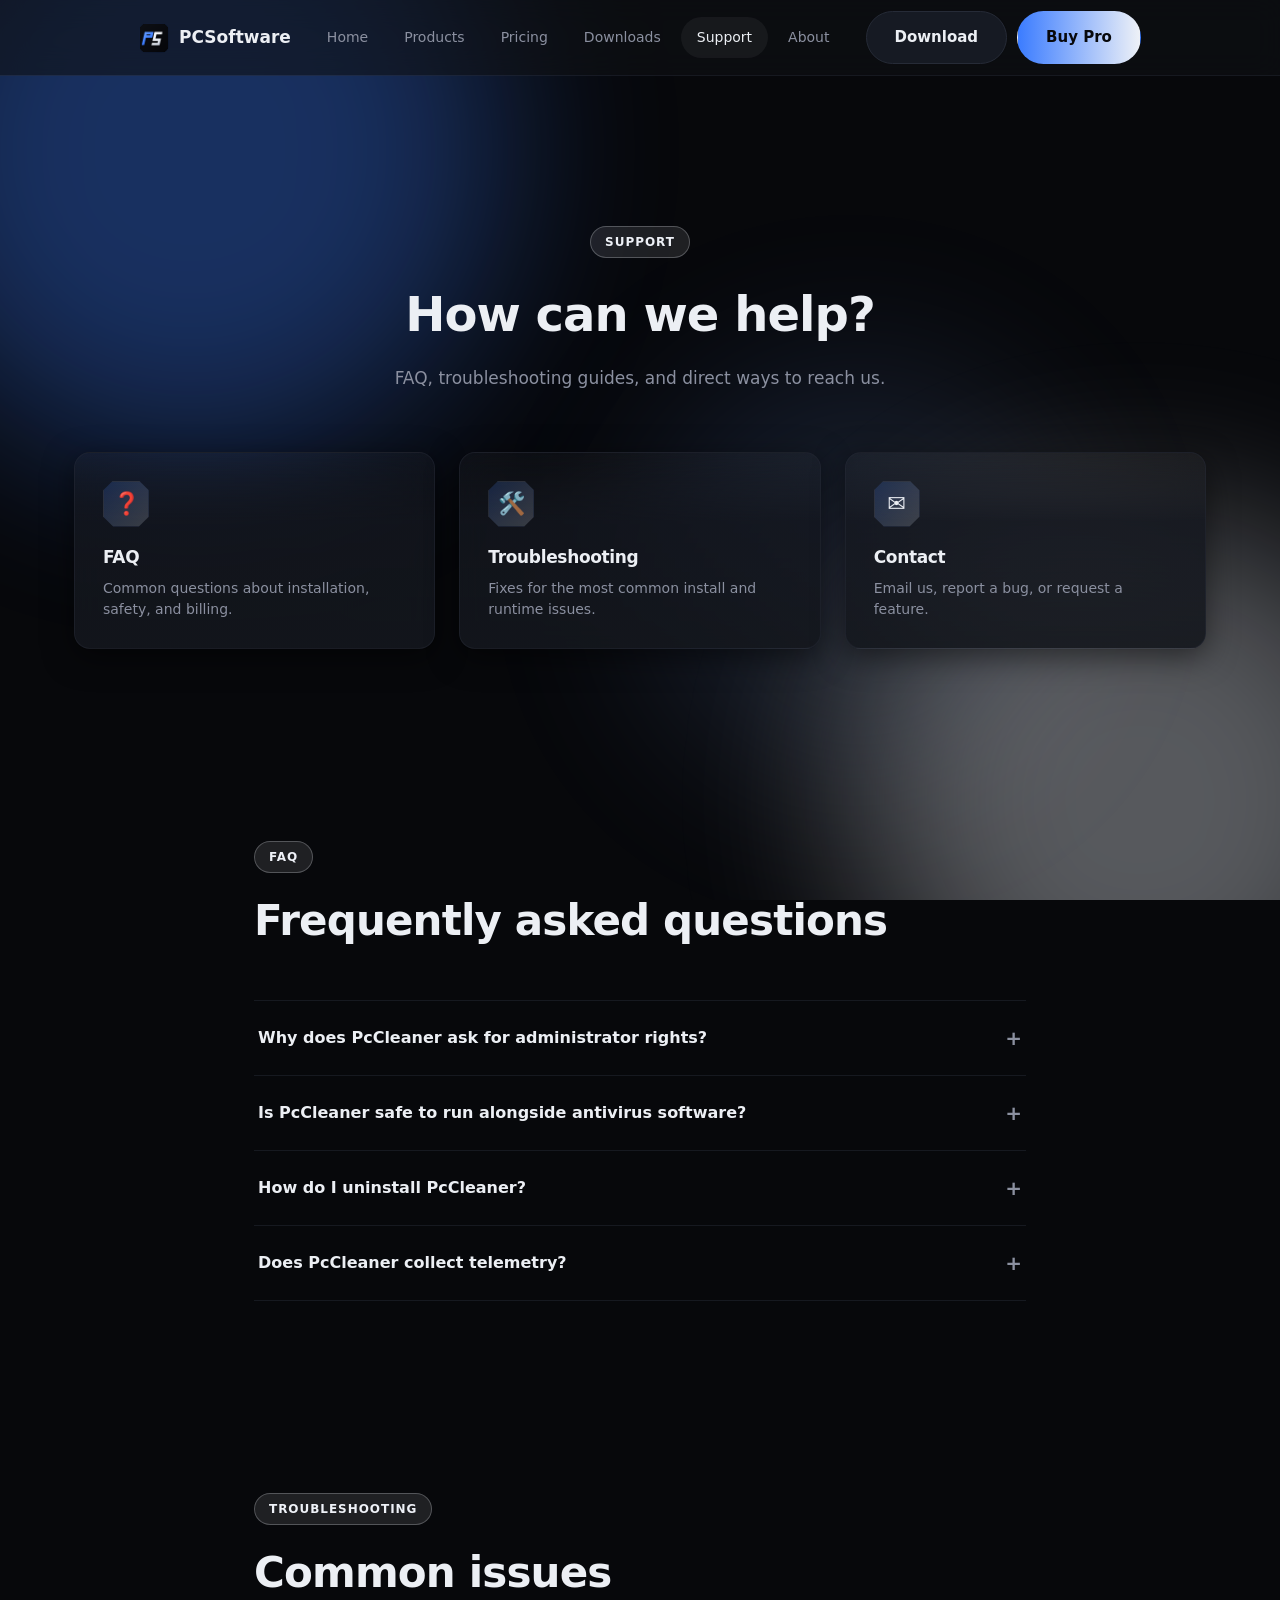
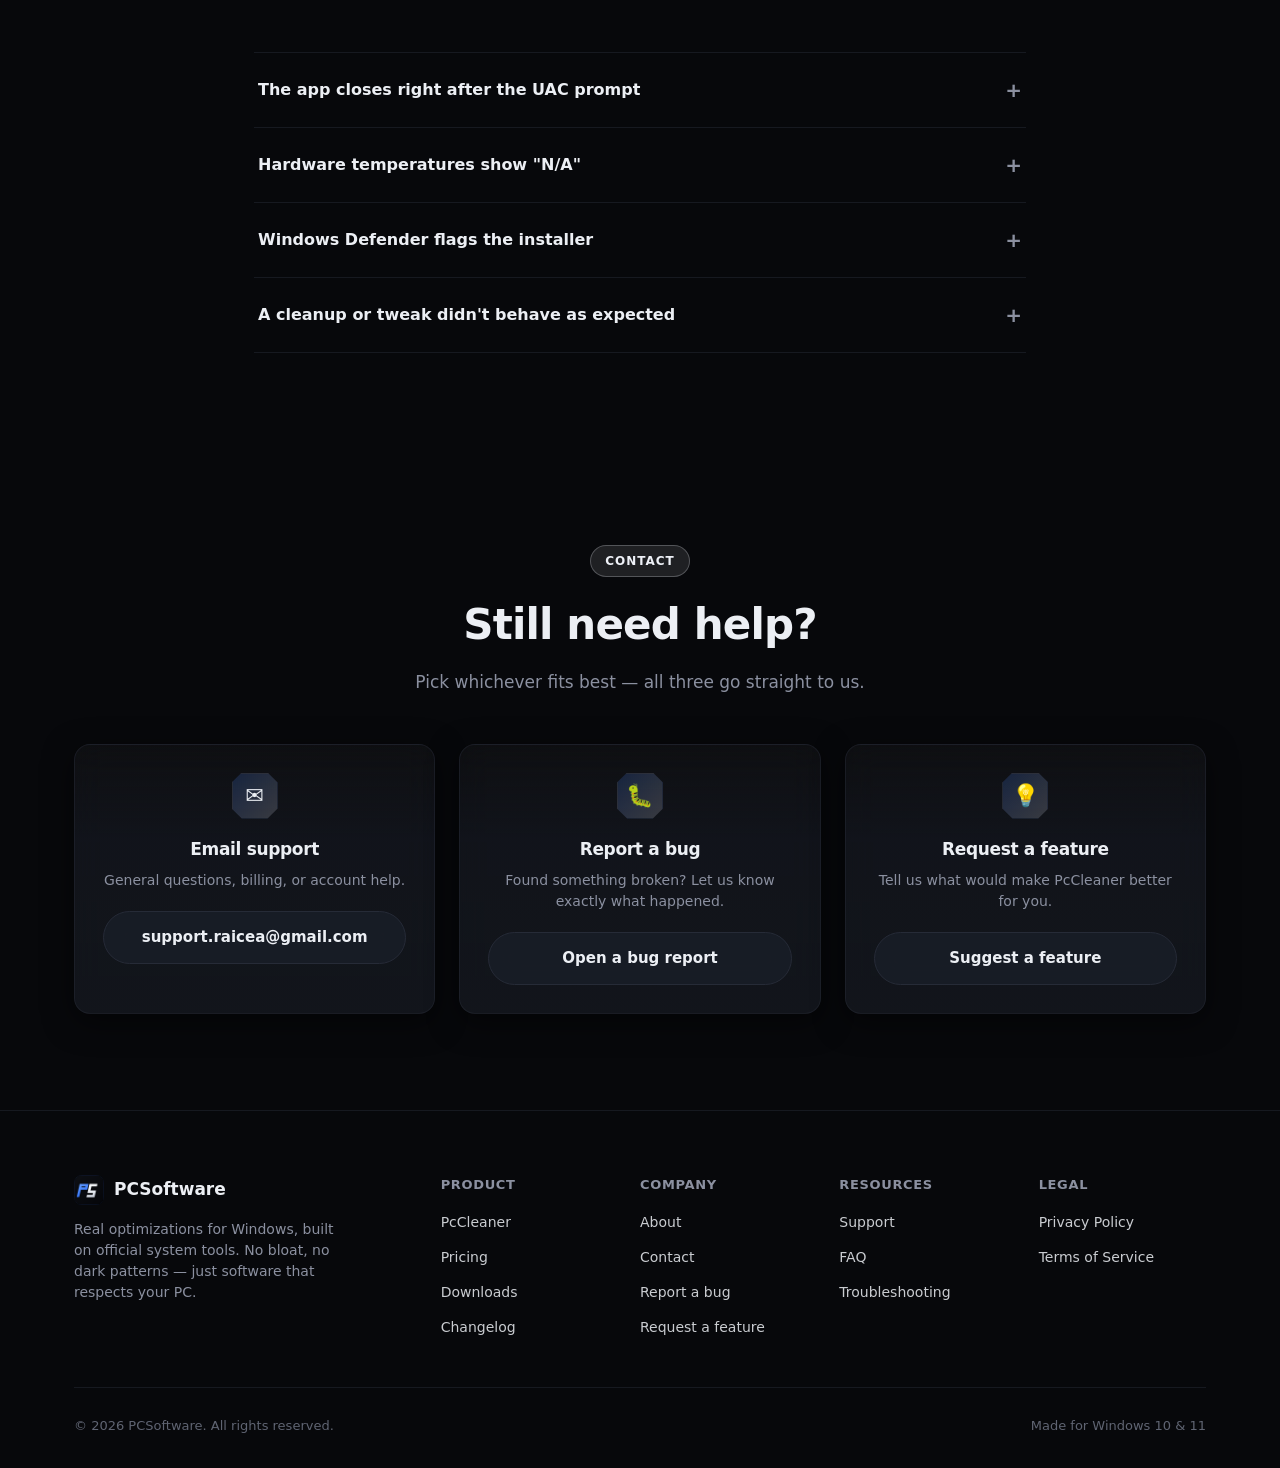
<file: support.html>
<!doctype html>
<html lang="en">
<head>
<meta charset="UTF-8">
<meta name="viewport" content="width=device-width, initial-scale=1">
<title>Support — PCSoftware</title>
<meta name="description" content="Get help with PcCleaner: FAQ, troubleshooting guides, and how to contact us.">
<link rel="icon" href="assets/img/favicon.ico" sizes="any">
<link rel="icon" type="image/svg+xml" href="assets/img/logo.svg">
<link rel="apple-touch-icon" href="assets/img/apple-touch-icon.png">
<meta property="og:type" content="website">
<meta property="og:site_name" content="PCSoftware">
<meta property="og:title" content="Support — PCSoftware">
<meta property="og:description" content="Get help with PcCleaner: FAQ, troubleshooting guides, and how to contact us.">
<meta property="og:image" content="https://raicea.github.io/raicea-software.io/assets/img/og-image.png">
<meta property="og:url" content="https://raicea.github.io/raicea-software.io/support.html">
<meta name="twitter:card" content="summary_large_image">
<meta name="twitter:title" content="Support — PCSoftware">
<meta name="twitter:description" content="Get help with PcCleaner: FAQ, troubleshooting guides, and how to contact us.">
<meta name="twitter:image" content="https://raicea.github.io/raicea-software.io/assets/img/og-image.png">
<link rel="stylesheet" href="assets/css/main.css">
</head>
<body>
<div class="bg-field"><div class="blob"></div></div>

<nav class="navbar">
  <div class="container">
    <a href="index.html" class="brand"><img src="assets/img/logo.png" alt="PCSoftware logo">PCSoftware</a>
    <div class="nav-links" id="navLinks">
      <a href="index.html">Home</a>
      <a href="products.html">Products</a>
      <a href="pricing.html">Pricing</a>
      <a href="downloads.html">Downloads</a>
      <a href="support.html">Support</a>
      <a href="about.html">About</a>
    </div>
    <div class="nav-actions">
      <a href="downloads.html" class="btn btn-secondary">Download</a>
      <a href="pricing.html" class="btn btn-primary">Buy Pro</a>
      <button class="nav-toggle" aria-label="Toggle menu" aria-expanded="false"><span></span><span></span><span></span></button>
    </div>
  </div>
</nav>

<main>
  <div class="page-header">
    <div class="container">
      <span class="eyebrow reveal in-view">Support</span>
      <h1 class="reveal in-view">How can we help?</h1>
      <p class="reveal in-view">FAQ, troubleshooting guides, and direct ways to reach us.</p>
    </div>
  </div>

  <!-- ================= QUICK LINKS ================= -->
  <section style="padding-top:0;">
    <div class="container">
      <div class="grid cols-3 reveal-stagger">
        <a href="#faq" class="glass-card hoverable feature-card reveal" style="--i:0"><div class="icon">❓</div><h3>FAQ</h3><p>Common questions about installation, safety, and billing.</p></a>
        <a href="#troubleshooting" class="glass-card hoverable feature-card reveal" style="--i:1"><div class="icon">🛠️</div><h3>Troubleshooting</h3><p>Fixes for the most common install and runtime issues.</p></a>
        <a href="#contact" class="glass-card hoverable feature-card reveal" style="--i:2"><div class="icon">✉️</div><h3>Contact</h3><p>Email us, report a bug, or request a feature.</p></a>
      </div>
    </div>
  </section>

  <!-- ================= FAQ ================= -->
  <section id="faq">
    <div class="container" style="max-width:820px;">
      <div class="section-head reveal">
        <span class="eyebrow">FAQ</span>
        <h2 class="section-title" style="margin-top:16px;">Frequently asked questions</h2>
      </div>
      <div class="reveal">
        <div class="faq-item">
          <button class="faq-q">Why does PcCleaner ask for administrator rights? <span class="plus">+</span></button>
          <div class="faq-a"><p>Reading hardware sensors (temperatures, fan speed) and applying most system tweaks requires elevated access on Windows — there's no way around this for tools that touch privileged system state.</p></div>
        </div>
        <div class="faq-item">
          <button class="faq-q">Is PcCleaner safe to run alongside antivirus software? <span class="plus">+</span></button>
          <div class="faq-a"><p>Yes. PcCleaner doesn't disable or interfere with security software. If your antivirus flags the installer, it's most likely a driver-signing false positive from the hardware-monitoring component — see Troubleshooting below.</p></div>
        </div>
        <div class="faq-item">
          <button class="faq-q">How do I uninstall PcCleaner? <span class="plus">+</span></button>
          <div class="faq-a"><p>Use "Uninstall PcCleaner" from the Start Menu group, or Windows Settings → Apps. Logs and reports in %LOCALAPPDATA%\PcCleaner are left in place so you can keep your history if you reinstall later.</p></div>
        </div>
        <div class="faq-item">
          <button class="faq-q">Does PcCleaner collect telemetry? <span class="plus">+</span></button>
          <div class="faq-a"><p>No usage data is sold or shared with third parties. See <a href="about.html" style="color:var(--silver);">About</a> for our full stance.</p></div>
        </div>
      </div>
    </div>
  </section>

  <!-- ================= TROUBLESHOOTING ================= -->
  <section id="troubleshooting">
    <div class="container" style="max-width:820px;">
      <div class="section-head reveal">
        <span class="eyebrow">Troubleshooting</span>
        <h2 class="section-title" style="margin-top:16px;">Common issues</h2>
      </div>
      <div class="reveal">
        <div class="faq-item">
          <button class="faq-q">The app closes right after the UAC prompt <span class="plus">+</span></button>
          <div class="faq-a"><p>This almost always means PcCleaner was installed to a path containing a space (e.g. a custom folder under "Program Files"). Reinstall to the default path (<code>C:\PcCleaner</code>) — the hardware-monitoring driver requires a space-free install path.</p></div>
        </div>
        <div class="faq-item">
          <button class="faq-q">Hardware temperatures show "N/A" <span class="plus">+</span></button>
          <div class="faq-a"><p>Some sensors aren't exposed by every motherboard/BIOS combination. If every reading shows N/A, confirm the app is running elevated (it should self-elevate automatically) and that no other hardware-monitoring tool is holding an exclusive lock on the sensor bus.</p></div>
        </div>
        <div class="faq-item">
          <button class="faq-q">Windows Defender flags the installer <span class="plus">+</span></button>
          <div class="faq-a"><p>This is a known false positive tied to the open-source hardware-monitoring driver component, common to this category of software. If you'd like to verify the download, compare its checksum against the one published on the release page.</p></div>
        </div>
        <div class="faq-item">
          <button class="faq-q">A cleanup or tweak didn't behave as expected <span class="plus">+</span></button>
          <div class="faq-a"><p>Check %LOCALAPPDATA%\PcCleaner\logs for the session log, then <a href="#" data-bug-report style="color:var(--silver);">report a bug</a> with the relevant log lines attached — that's the fastest way for us to diagnose it.</p></div>
        </div>
      </div>
    </div>
  </section>

  <!-- ================= CONTACT ================= -->
  <section id="contact">
    <div class="container">
      <div class="section-head center reveal">
        <span class="eyebrow">Contact</span>
        <h2 class="section-title" style="margin-top:16px;">Still need help?</h2>
        <p class="section-sub">Pick whichever fits best — all three go straight to us.</p>
      </div>
      <div class="grid cols-3 reveal-stagger">
        <div class="glass-card hoverable feature-card reveal" style="--i:0;text-align:center;">
          <div class="icon" style="margin:0 auto 18px;">✉️</div>
          <h3>Email support</h3>
          <p style="margin-bottom:20px;">General questions, billing, or account help.</p>
          <a href="#" data-support-email="text" class="btn btn-secondary btn-block">support.raicea@gmail.com</a>
        </div>
        <div class="glass-card hoverable feature-card reveal" style="--i:1;text-align:center;">
          <div class="icon" style="margin:0 auto 18px;">🐛</div>
          <h3>Report a bug</h3>
          <p style="margin-bottom:20px;">Found something broken? Let us know exactly what happened.</p>
          <a href="#" data-bug-report class="btn btn-secondary btn-block">Open a bug report</a>
        </div>
        <div class="glass-card hoverable feature-card reveal" style="--i:2;text-align:center;">
          <div class="icon" style="margin:0 auto 18px;">💡</div>
          <h3>Request a feature</h3>
          <p style="margin-bottom:20px;">Tell us what would make PcCleaner better for you.</p>
          <a href="#" data-feature-request class="btn btn-secondary btn-block">Suggest a feature</a>
        </div>
      </div>
    </div>
  </section>

</main>

<footer class="site-footer">
  <div class="container">
    <div class="footer-grid">
      <div class="footer-brand">
        <a href="index.html" class="brand"><img src="assets/img/logo.png" alt="PCSoftware logo">PCSoftware</a>
        <p>Real optimizations for Windows, built on official system tools. No bloat, no dark patterns — just software that respects your PC.</p>
      </div>
      <div class="footer-col">
        <h4>Product</h4>
        <ul>
          <li><a href="product-pccleaner.html">PcCleaner</a></li>
          <li><a href="pricing.html">Pricing</a></li>
          <li><a href="downloads.html">Downloads</a></li>
          <li><a href="downloads.html#release-notes">Changelog</a></li>
        </ul>
      </div>
      <div class="footer-col">
        <h4>Company</h4>
        <ul>
          <li><a href="about.html">About</a></li>
          <li><a href="support.html#contact">Contact</a></li>
          <li><a href="#" data-bug-report>Report a bug</a></li>
          <li><a href="#" data-feature-request>Request a feature</a></li>
        </ul>
      </div>
      <div class="footer-col">
        <h4>Resources</h4>
        <ul>
          <li><a href="support.html">Support</a></li>
          <li><a href="support.html#faq">FAQ</a></li>
          <li><a href="support.html#troubleshooting">Troubleshooting</a></li>
        </ul>
      </div>
      <div class="footer-col">
        <h4>Legal</h4>
        <ul>
          <li><a href="#">Privacy Policy</a></li>
          <li><a href="#">Terms of Service</a></li>
        </ul>
      </div>
    </div>
    <div class="footer-bottom">
      <span>© <span data-year></span> PCSoftware. All rights reserved.</span>
      <span>Made for Windows 10 &amp; 11</span>
    </div>
  </div>
</footer>

<script src="assets/js/config.js"></script>
<script src="assets/js/main.js"></script>
</body>
</html>
</file>
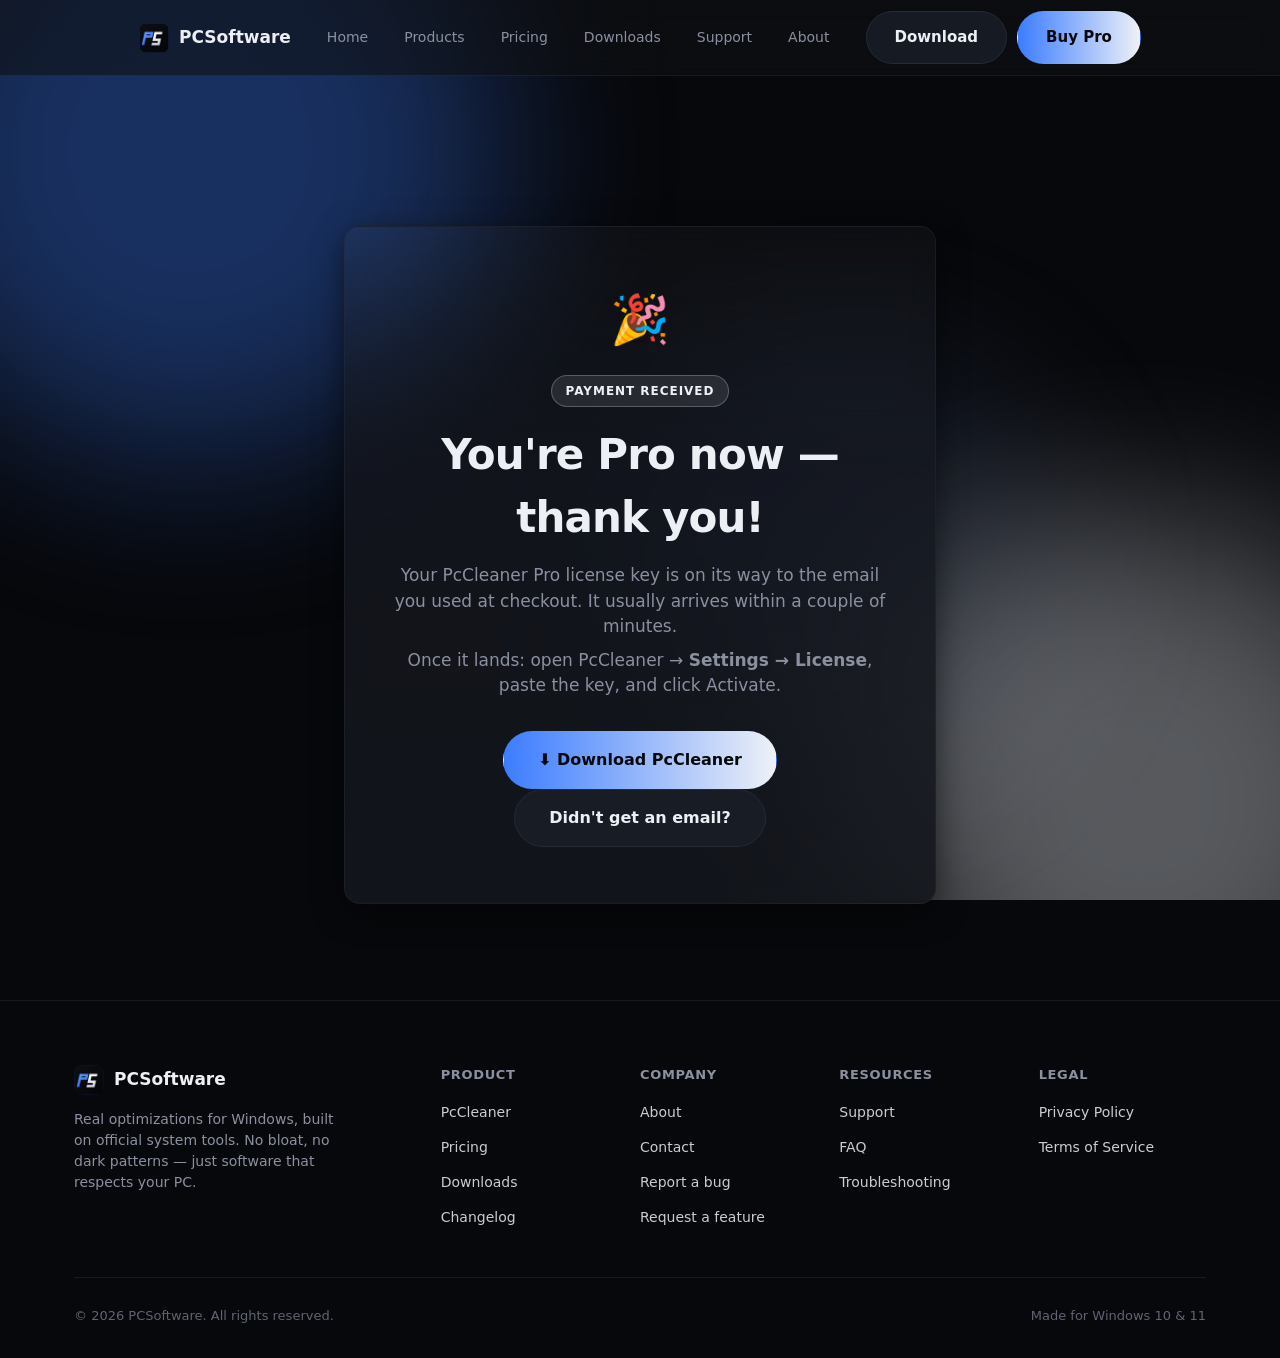
<file: thank-you.html>
<!doctype html>
<html lang="en">
<head>
<meta charset="UTF-8">
<meta name="viewport" content="width=device-width, initial-scale=1">
<title>Thank You — PcCleaner Pro | PCSoftware</title>
<meta name="description" content="Thanks for purchasing PcCleaner Pro — your license key is on its way to your inbox.">
<meta name="robots" content="noindex">
<link rel="icon" href="assets/img/favicon.ico" sizes="any">
<link rel="icon" type="image/svg+xml" href="assets/img/logo.svg">
<link rel="apple-touch-icon" href="assets/img/apple-touch-icon.png">
<link rel="stylesheet" href="assets/css/main.css">
</head>
<body>
<div class="bg-field"><div class="blob"></div></div>

<nav class="navbar">
  <div class="container">
    <a href="index.html" class="brand"><img src="assets/img/logo.png" alt="PCSoftware logo">PCSoftware</a>
    <div class="nav-links" id="navLinks">
      <a href="index.html">Home</a>
      <a href="products.html">Products</a>
      <a href="pricing.html">Pricing</a>
      <a href="downloads.html">Downloads</a>
      <a href="support.html">Support</a>
      <a href="about.html">About</a>
    </div>
    <div class="nav-actions">
      <a href="downloads.html" class="btn btn-secondary">Download</a>
      <a href="pricing.html" class="btn btn-primary">Buy Pro</a>
      <button class="nav-toggle" aria-label="Toggle menu" aria-expanded="false"><span></span><span></span><span></span></button>
    </div>
  </div>
</nav>

<main>
  <section style="padding-top:150px;">
    <div class="container" style="max-width:640px;">
      <div class="glass-card reveal in-view text-center" style="padding:56px 40px;">
        <div style="font-size:48px;margin-bottom:20px;">🎉</div>
        <span class="eyebrow">Payment received</span>
        <h1 class="section-title" style="margin-top:16px;">You're Pro now — thank you!</h1>
        <p class="section-sub" style="margin:0 auto 8px;">
          Your PcCleaner Pro license key is on its way to the email you used at checkout.
          It usually arrives within a couple of minutes.
        </p>
        <p class="section-sub" style="margin:0 auto 32px;">
          Once it lands: open PcCleaner → <strong>Settings → License</strong>, paste the key, and click Activate.
        </p>
        <div class="hero-actions" style="justify-content:center;">
          <a href="#" class="btn btn-primary btn-lg" data-download>⬇ Download PcCleaner</a>
          <a href="support.html#contact" class="btn btn-secondary btn-lg">Didn't get an email?</a>
        </div>
      </div>
    </div>
  </section>
</main>

<footer class="site-footer">
  <div class="container">
    <div class="footer-grid">
      <div class="footer-brand">
        <a href="index.html" class="brand"><img src="assets/img/logo.png" alt="PCSoftware logo">PCSoftware</a>
        <p>Real optimizations for Windows, built on official system tools. No bloat, no dark patterns — just software that respects your PC.</p>
      </div>
      <div class="footer-col">
        <h4>Product</h4>
        <ul>
          <li><a href="product-pccleaner.html">PcCleaner</a></li>
          <li><a href="pricing.html">Pricing</a></li>
          <li><a href="downloads.html">Downloads</a></li>
          <li><a href="downloads.html#release-notes">Changelog</a></li>
        </ul>
      </div>
      <div class="footer-col">
        <h4>Company</h4>
        <ul>
          <li><a href="about.html">About</a></li>
          <li><a href="support.html#contact">Contact</a></li>
          <li><a href="#" data-bug-report>Report a bug</a></li>
          <li><a href="#" data-feature-request>Request a feature</a></li>
        </ul>
      </div>
      <div class="footer-col">
        <h4>Resources</h4>
        <ul>
          <li><a href="support.html">Support</a></li>
          <li><a href="support.html#faq">FAQ</a></li>
          <li><a href="support.html#troubleshooting">Troubleshooting</a></li>
        </ul>
      </div>
      <div class="footer-col">
        <h4>Legal</h4>
        <ul>
          <li><a href="#">Privacy Policy</a></li>
          <li><a href="#">Terms of Service</a></li>
        </ul>
      </div>
    </div>
    <div class="footer-bottom">
      <span>© <span data-year></span> PCSoftware. All rights reserved.</span>
      <span>Made for Windows 10 &amp; 11</span>
    </div>
  </div>
</footer>

<script src="assets/js/config.js"></script>
<script src="assets/js/main.js"></script>
</body>
</html>
</file>
<file: assets/css/main.css>
/* =========================================================================
   PCSoftware — shared design system
   Dark, blue/green glassmorphism, matching the PcCleaner app's own palette.
   No framework — every rule below is hand-written for this site.
   ========================================================================= */

:root {
  /* Deep black base — matches the logo's pure-black backdrop. */
  --bg: #07080b;
  --bg-elev: #0b0d12;
  --surface: #14171fcc;
  --surface-solid: #14171f;
  --surface-2: #1a1e28cc;
  --border: #262b37;
  --border-soft: #262b3780;

  /* Electric blue (the logo's "P") + bright metallic silver/white (the logo's "S"). */
  --blue: #3b7cff;
  --blue-deep: #1a3fc4;
  --silver: #eef1f7;
  --blue-rgb: 59, 124, 255;
  --blue-deep-rgb: 26, 63, 196;
  --silver-rgb: 238, 241, 247;

  --text: #eceff4;
  --muted: #8b90a0;
  --muted-dim: #5f6472;

  --radius-sm: 10px;
  --radius: 16px;
  --radius-lg: 24px;
  --radius-pill: 999px;

  --shadow-glow-blue: 0 0 40px rgba(var(--blue-rgb), 0.3);
  --shadow-glow-silver: 0 0 34px rgba(var(--silver-rgb), 0.16);
  --shadow-card: 0 8px 30px rgba(0, 0, 0, 0.5);

  --container: 1180px;
  --nav-h: 76px;

  --ease: cubic-bezier(0.16, 1, 0.3, 1);
}

/* ---------- Reset ---------- */
*, *::before, *::after { box-sizing: border-box; }
html { scroll-behavior: smooth; }
@media (prefers-reduced-motion: reduce) {
  html { scroll-behavior: auto; }
  *, *::before, *::after { animation-duration: 0.001ms !important; animation-iteration-count: 1 !important; transition-duration: 0.001ms !important; scroll-behavior: auto !important; }
}
body, h1, h2, h3, h4, p, figure, blockquote, dl, dd { margin: 0; }
ul, ol { margin: 0; padding: 0; list-style: none; }
img, picture, svg { display: block; max-width: 100%; }
a { color: inherit; text-decoration: none; }
button, input, textarea, select { font: inherit; color: inherit; }
button { cursor: pointer; }

body {
  background: var(--bg);
  color: var(--text);
  font-family: "Segoe UI", "Inter", system-ui, -apple-system, sans-serif;
  line-height: 1.5;
  -webkit-font-smoothing: antialiased;
  overflow-x: hidden;
}

.container { max-width: var(--container); margin: 0 auto; padding: 0 24px; }

/* ---------- Animated flowing gradient background ----------
   Fixed, behind everything. Three soft blurred blobs drifting slowly via transform
   (compositor-only, no layout/paint cost) — same "cheap ambient motion" approach as the
   app's own background animation. Respects prefers-reduced-motion via the reset above. */
.bg-field {
  position: fixed;
  inset: 0;
  z-index: -1;
  overflow: hidden;
  background: var(--bg);
}
.bg-field::before,
.bg-field::after,
.bg-field .blob {
  content: "";
  position: absolute;
  border-radius: 50%;
  filter: blur(90px);
  opacity: 0.35;
  will-change: transform;
}
.bg-field::before {
  width: 620px; height: 620px;
  background: var(--blue);
  top: -160px; left: -120px;
  animation: drift1 22s ease-in-out infinite alternate;
}
.bg-field::after {
  width: 560px; height: 560px;
  background: var(--silver);
  bottom: -180px; right: -140px;
  animation: drift2 26s ease-in-out infinite alternate;
}
.bg-field .blob {
  width: 420px; height: 420px;
  background: linear-gradient(135deg, var(--blue), var(--silver));
  top: 40%; left: 50%;
  opacity: 0.14;
  animation: drift3 30s ease-in-out infinite alternate;
}
@keyframes drift1 { from { transform: translate(0, 0); } to { transform: translate(80px, 60px); } }
@keyframes drift2 { from { transform: translate(0, 0); } to { transform: translate(-70px, -50px); } }
@keyframes drift3 { from { transform: translate(-50%, -50%) scale(1); } to { transform: translate(-50%, -50%) scale(1.15); } }

/* ---------- Typography ---------- */
h1, h2, h3, h4 { font-weight: 700; letter-spacing: -0.02em; }
.eyebrow {
  display: inline-flex; align-items: center; gap: 8px;
  font-size: 12px; font-weight: 700; letter-spacing: 0.08em; text-transform: uppercase;
  color: var(--silver);
  background: rgba(var(--silver-rgb), 0.1);
  border: 1px solid rgba(var(--silver-rgb), 0.25);
  padding: 6px 14px; border-radius: var(--radius-pill);
}
.gradient-text {
  background: linear-gradient(90deg, var(--blue), var(--silver));
  -webkit-background-clip: text; background-clip: text; color: transparent;
}
.section-title { font-size: clamp(28px, 4vw, 42px); margin-bottom: 14px; }
.section-sub { color: var(--muted); font-size: 17px; max-width: 620px; }
.section-head { margin-bottom: 48px; }
.section-head.center { text-align: center; margin-left: auto; margin-right: auto; }
.section-head.center .section-sub { margin-left: auto; margin-right: auto; }

section { padding: 96px 0; position: relative; }
@media (max-width: 720px) { section { padding: 64px 0; } }

/* ---------- Buttons ---------- */
.btn {
  display: inline-flex; align-items: center; justify-content: center; gap: 10px;
  padding: 14px 28px; border-radius: var(--radius-pill);
  font-weight: 600; font-size: 15px; border: 1px solid transparent;
  transition: transform 0.2s var(--ease), box-shadow 0.2s var(--ease), background 0.2s var(--ease), border-color 0.2s var(--ease);
  white-space: nowrap;
}
.btn:active { transform: translateY(1px); }

.btn-primary {
  position: relative; overflow: hidden;
  background: linear-gradient(90deg, var(--blue), var(--silver));
  color: #08090c;
  box-shadow: 0 0 0 rgba(0,0,0,0);
}
.btn-primary:hover { box-shadow: var(--shadow-glow-blue), var(--shadow-glow-silver); transform: translateY(-2px); }
/* Diagonal light-sweep on hover — a small nod to the logo's sliced, fast-motion letterforms. */
.btn-primary::after {
  content: ""; position: absolute; top: 0; left: -60%; width: 40%; height: 100%;
  background: linear-gradient(115deg, transparent, rgba(255,255,255,0.55), transparent);
  transform: skewX(-20deg); transition: left 0.55s var(--ease);
}
.btn-primary:hover::after { left: 130%; }

.btn-secondary {
  background: var(--surface-2);
  border-color: var(--border);
  color: var(--text);
  backdrop-filter: blur(12px);
}
.btn-secondary:hover { border-color: rgba(var(--blue-rgb), 0.5); transform: translateY(-2px); }

.btn-lg { padding: 16px 34px; font-size: 16px; }
.btn-block { width: 100%; }

/* ---------- Glass card ---------- */
.glass-card {
  background: linear-gradient(180deg, rgba(255,255,255,0.03), var(--surface) 35%, rgba(20,23,29,0.9));
  border: 1px solid var(--border-soft);
  border-radius: var(--radius);
  backdrop-filter: blur(16px);
  -webkit-backdrop-filter: blur(16px);
  box-shadow: var(--shadow-card);
  transition: transform 0.3s var(--ease), border-color 0.3s var(--ease), box-shadow 0.3s var(--ease);
}
.glass-card.hoverable:hover {
  transform: translateY(-6px);
  border-color: rgba(var(--blue-rgb), 0.4);
  box-shadow: var(--shadow-card), var(--shadow-glow-blue);
}

/* ---------- Navbar ---------- */
.navbar {
  /* No transform/filter/backdrop-filter directly on .navbar: any of those would make it the
     "containing block" for its position:fixed descendants (the mobile .nav-links panel), which
     silently shrinks that panel to the navbar's own tiny box instead of the viewport. The glass
     blur lives on the ::before pseudo-element instead, which has no descendants and so can't
     cause that problem. */
  position: sticky; top: 0; z-index: 100;
  height: var(--nav-h);
  display: flex; align-items: center;
  border-bottom: 1px solid var(--border-soft);
}
.navbar::before {
  content: ""; position: absolute; inset: 0; z-index: -1;
  background: rgba(15, 17, 21, 0.6);
  backdrop-filter: blur(14px); -webkit-backdrop-filter: blur(14px);
  transition: background 0.3s var(--ease);
}
.navbar.scrolled::before { background: rgba(15, 17, 21, 0.92); }
.navbar .container { display: flex; align-items: center; justify-content: space-between; gap: 20px; }
.brand { display: flex; align-items: center; gap: 10px; font-weight: 700; font-size: 17px; }
.brand img { width: 30px; height: 30px; border-radius: 8px; }
.nav-links { display: flex; align-items: center; gap: 4px; }
.nav-links a {
  padding: 10px 16px; border-radius: var(--radius-pill); font-size: 14px; font-weight: 500;
  color: var(--muted); transition: color 0.2s, background 0.2s;
}
.nav-links a:hover, .nav-links a.active { color: var(--text); background: rgba(255,255,255,0.05); }
.nav-actions { display: flex; align-items: center; gap: 10px; }
.nav-toggle { display: none; background: none; border: none; padding: 8px; }
.nav-toggle span { display: block; width: 22px; height: 2px; background: var(--text); margin: 5px 0; border-radius: 2px; transition: transform 0.25s, opacity 0.25s; }

@media (max-width: 880px) {
  .nav-links { position: fixed; top: var(--nav-h); left: 0; right: 0; bottom: 0; z-index: 100;
    background: var(--bg-elev);
    flex-direction: column; align-items: stretch; padding: 24px; gap: 4px;
    transform: translateY(-8px); opacity: 0; pointer-events: none;
    transition: opacity 0.25s var(--ease), transform 0.25s var(--ease);
  }
  .nav-links.open { transform: translateY(0); opacity: 1; pointer-events: auto; }
  .nav-links a { padding: 16px; font-size: 17px; }
  .nav-toggle { display: block; }
  .nav-actions .btn-secondary { display: none; }
}

/* ---------- Hero ---------- */
.hero {
  padding: 120px 0 100px;
  text-align: center;
  display: flex; flex-direction: column; align-items: center;
}
.hero .logo-badge {
  width: 84px; height: 84px; border-radius: 22px; margin-bottom: 28px;
  box-shadow: var(--shadow-glow-blue), var(--shadow-glow-silver);
}
.hero h1 { font-size: clamp(36px, 6vw, 64px); max-width: 900px; line-height: 1.08; }
.hero p.lead { color: var(--muted); font-size: clamp(16px, 2vw, 19px); max-width: 620px; margin: 24px 0 36px; }
.hero .hero-actions { display: flex; gap: 14px; flex-wrap: wrap; justify-content: center; }
.hero .hero-meta { margin-top: 22px; color: var(--muted-dim); font-size: 13px; }

/* Subtle floating particles — pure CSS, compositor-only (transform+opacity), scoped to .hero
   so it never competes with the sitewide .bg-field blobs for attention. */
.hero { position: relative; overflow: hidden; }
.hero-particles { position: absolute; inset: 0; pointer-events: none; z-index: 0; }
.hero-particles i {
  position: absolute; display: block; border-radius: 50%;
  background: radial-gradient(circle, rgba(var(--blue-rgb), 0.9), rgba(var(--blue-rgb), 0));
  opacity: 0; animation: particle-float linear infinite;
}
.hero-particles i:nth-child(3n+2) { background: radial-gradient(circle, rgba(var(--silver-rgb), 0.85), rgba(var(--silver-rgb), 0)); }
.hero > .container { position: relative; z-index: 1; }
@keyframes particle-float {
  0% { transform: translateY(0) translateX(0); opacity: 0; }
  10% { opacity: 0.7; }
  90% { opacity: 0.5; }
  100% { transform: translateY(-260px) translateX(var(--drift, 30px)); opacity: 0; }
}

/* ---------- Feature grid ---------- */
.grid {
  display: grid; gap: 24px;
}
.grid.cols-3 { grid-template-columns: repeat(3, 1fr); }
.grid.cols-4 { grid-template-columns: repeat(4, 1fr); }
.grid.cols-2 { grid-template-columns: repeat(2, 1fr); }
@media (max-width: 960px) { .grid.cols-3, .grid.cols-4 { grid-template-columns: repeat(2, 1fr); } }
@media (max-width: 620px) { .grid.cols-2, .grid.cols-3, .grid.cols-4 { grid-template-columns: 1fr; } }

.feature-card { padding: 28px; }
.feature-card .icon {
  width: 46px; height: 46px; display: flex; align-items: center; justify-content: center;
  font-size: 22px; margin-bottom: 18px;
  background: linear-gradient(135deg, rgba(var(--blue-rgb), 0.18), rgba(var(--silver-rgb), 0.18));
  border: 1px solid var(--border-soft);
  /* Cut-corner "plate" shape, echoing the logo's angled badge outline. */
  clip-path: polygon(22% 0%, 78% 0%, 100% 22%, 100% 78%, 78% 100%, 22% 100%, 0% 78%, 0% 22%);
}
.feature-card h3 { font-size: 17px; margin-bottom: 8px; }
.feature-card p { color: var(--muted); font-size: 14px; }

/* ---------- Product card (homepage "Our Software" grid + Products page) ---------- */
.product-card {
  padding: 32px; display: flex; flex-direction: column; height: 100%;
}
.product-card .icon {
  width: 52px; height: 52px; display: flex; align-items: center; justify-content: center;
  font-size: 26px; margin-bottom: 20px;
  background: linear-gradient(135deg, rgba(var(--blue-rgb), 0.18), rgba(var(--silver-rgb), 0.18));
  border: 1px solid var(--border-soft);
  clip-path: polygon(22% 0%, 78% 0%, 100% 22%, 100% 78%, 78% 100%, 22% 100%, 0% 78%, 0% 22%);
}
.product-card h3 { font-size: 19px; margin-bottom: 8px; }
.product-card p { color: var(--muted); font-size: 14px; margin-bottom: 22px; flex: 1; }
.product-card.coming-soon { opacity: 0.6; }
.product-card.coming-soon .icon { background: var(--surface-2); }

/* ---------- Screenshot mockup (stand-in for real product screenshots) ---------- */
.mockup-window {
  border-radius: var(--radius-lg);
  overflow: hidden;
  border: 1px solid var(--border);
  background: linear-gradient(160deg, #12141b, #0c0e12);
  box-shadow: var(--shadow-card), var(--shadow-glow-blue);
}
.mockup-titlebar {
  display: flex; align-items: center; gap: 8px;
  padding: 14px 18px; background: rgba(255,255,255,0.02); border-bottom: 1px solid var(--border-soft);
}
.mockup-titlebar span { width: 11px; height: 11px; border-radius: 50%; background: var(--border); }
.mockup-body { padding: 28px; display: grid; grid-template-columns: repeat(4, 1fr); gap: 14px; }
.mockup-tile {
  border-radius: var(--radius-sm); padding: 16px; background: var(--surface-2);
  border: 1px solid var(--border-soft);
}
.mockup-tile .label { font-size: 10px; letter-spacing: 0.06em; color: var(--muted-dim); text-transform: uppercase; font-weight: 700; }
.mockup-tile .value { font-size: 22px; font-weight: 700; margin-top: 8px; }
.mockup-tile .bar { height: 5px; border-radius: 3px; background: var(--border); margin-top: 12px; overflow: hidden; }
.mockup-tile .bar > i { display: block; height: 100%; background: linear-gradient(90deg, var(--blue), var(--silver)); }
@media (max-width: 720px) { .mockup-body { grid-template-columns: repeat(2, 1fr); } }

/* ---------- Stats ---------- */
.stats-strip { display: flex; justify-content: space-between; flex-wrap: wrap; gap: 32px; text-align: center; }
.stat { flex: 1; min-width: 140px; }
.stat .num { font-size: clamp(32px, 4vw, 44px); font-weight: 800; }
.stat .label { color: var(--muted); font-size: 14px; margin-top: 6px; }

/* ---------- FAQ accordion ---------- */
.faq-item { border-bottom: 1px solid var(--border-soft); }
.faq-item:first-child { border-top: 1px solid var(--border-soft); }
.faq-q {
  width: 100%; display: flex; align-items: center; justify-content: space-between;
  background: none; border: none; padding: 22px 4px; text-align: left;
  font-size: 16px; font-weight: 600; color: var(--text);
}
.faq-q .plus { font-size: 20px; color: var(--muted); transition: transform 0.25s var(--ease); flex-shrink: 0; margin-left: 16px; }
.faq-item.open .faq-q .plus { transform: rotate(45deg); color: var(--silver); }
.faq-a { max-height: 0; overflow: hidden; transition: max-height 0.3s var(--ease); }
.faq-a p { color: var(--muted); padding: 0 4px 22px; font-size: 14px; line-height: 1.7; max-width: 760px; }

/* ---------- Pricing ---------- */
.pricing-card {
  padding: 32px; display: flex; flex-direction: column; position: relative;
}
.pricing-card.featured { border-color: rgba(var(--silver-rgb), 0.5); box-shadow: var(--shadow-card), var(--shadow-glow-silver); }
.pricing-card .badge {
  position: absolute; top: -13px; left: 50%; transform: translateX(-50%);
  background: linear-gradient(90deg, var(--blue), var(--silver)); color: #08090c;
  font-size: 11px; font-weight: 700; padding: 5px 14px; border-radius: var(--radius-pill);
  letter-spacing: 0.04em; text-transform: uppercase;
}
.pricing-card h3 { font-size: 20px; }
.pricing-card .price { font-size: 42px; font-weight: 800; margin: 18px 0 4px; }
.pricing-card .price span { font-size: 15px; color: var(--muted); font-weight: 500; }
.pricing-card .desc { color: var(--muted); font-size: 13px; margin-bottom: 24px; }
.pricing-card ul { display: flex; flex-direction: column; gap: 12px; margin-bottom: 28px; flex: 1; }
.pricing-card ul li { display: flex; align-items: flex-start; gap: 10px; font-size: 14px; color: var(--text); }
.pricing-card ul li.disabled { color: var(--muted-dim); }
.pricing-card ul li .check { color: var(--silver); flex-shrink: 0; }
.pricing-card ul li .cross { color: var(--muted-dim); flex-shrink: 0; }

/* ---------- Changelog ---------- */
.changelog-entry { display: grid; grid-template-columns: 140px 1fr; gap: 24px; padding: 28px 0; border-bottom: 1px solid var(--border-soft); }
.changelog-entry:first-child { padding-top: 0; }
.changelog-entry .meta { color: var(--muted); font-size: 13px; }
.changelog-entry .ver { color: var(--text); font-weight: 700; font-size: 15px; margin-bottom: 6px; }
.changelog-entry h4 { font-size: 15px; margin-bottom: 10px; }
.changelog-entry ul { display: flex; flex-direction: column; gap: 8px; }
.changelog-entry ul li { color: var(--muted); font-size: 14px; padding-left: 18px; position: relative; }
.changelog-entry ul li::before { content: "—"; position: absolute; left: 0; color: var(--muted-dim); }
.tag { display: inline-block; font-size: 11px; font-weight: 700; padding: 3px 10px; border-radius: var(--radius-pill); text-transform: uppercase; letter-spacing: 0.04em; margin-right: 6px; }
.tag.new { background: rgba(var(--silver-rgb), 0.15); color: var(--silver); }
.tag.fix { background: rgba(var(--blue-rgb), 0.15); color: var(--blue); }
.tag.improved { background: rgba(255,255,255,0.08); color: var(--muted); }
@media (max-width: 640px) { .changelog-entry { grid-template-columns: 1fr; gap: 8px; } }

/* ---------- Footer ---------- */
.site-footer { border-top: 1px solid var(--border-soft); padding: 64px 0 32px; }
.footer-grid { display: grid; grid-template-columns: 2fr repeat(4, 1fr); gap: 32px; margin-bottom: 48px; }
.footer-brand p { color: var(--muted); font-size: 14px; margin-top: 14px; max-width: 260px; }
.footer-col h4 { font-size: 13px; text-transform: uppercase; letter-spacing: 0.05em; color: var(--muted); margin-bottom: 16px; }
.footer-col ul { display: flex; flex-direction: column; gap: 11px; }
.footer-col a { color: var(--text); font-size: 14px; opacity: 0.85; transition: opacity 0.2s, color 0.2s; }
.footer-col a:hover { opacity: 1; color: var(--silver); }
.footer-bottom { display: flex; justify-content: space-between; align-items: center; flex-wrap: wrap; gap: 12px; padding-top: 28px; border-top: 1px solid var(--border-soft); color: var(--muted-dim); font-size: 13px; }
@media (max-width: 880px) { .footer-grid { grid-template-columns: repeat(2, 1fr); } }
@media (max-width: 560px) { .footer-grid { grid-template-columns: 1fr; } }

/* ---------- Scroll reveal ---------- */
.reveal { opacity: 0; transform: translateY(24px); transition: opacity 0.6s var(--ease), transform 0.6s var(--ease); }
.reveal.in-view { opacity: 1; transform: translateY(0); }
.reveal-stagger.in-view > * { transition-delay: calc(var(--i, 0) * 70ms); }

/* ---------- Page header (non-home pages) ---------- */
.page-header { padding: 150px 0 60px; text-align: center; }
.page-header .eyebrow { margin-bottom: 20px; }
.page-header h1 { font-size: clamp(32px, 5vw, 48px); }
.page-header p { color: var(--muted); font-size: 17px; max-width: 600px; margin: 16px auto 0; }

/* ---------- Misc utility ---------- */
.divider { height: 1px; background: var(--border-soft); margin: 0; }
.text-center { text-align: center; }
.two-col { display: grid; grid-template-columns: 1.1fr 0.9fr; gap: 48px; align-items: center; }
@media (max-width: 880px) { .two-col { grid-template-columns: 1fr; } }

.badge-pill {
  display: inline-flex; align-items: center; gap: 6px; padding: 5px 12px; border-radius: var(--radius-pill);
  background: var(--surface-2); border: 1px solid var(--border-soft); font-size: 12px; color: var(--muted);
}
</file>
